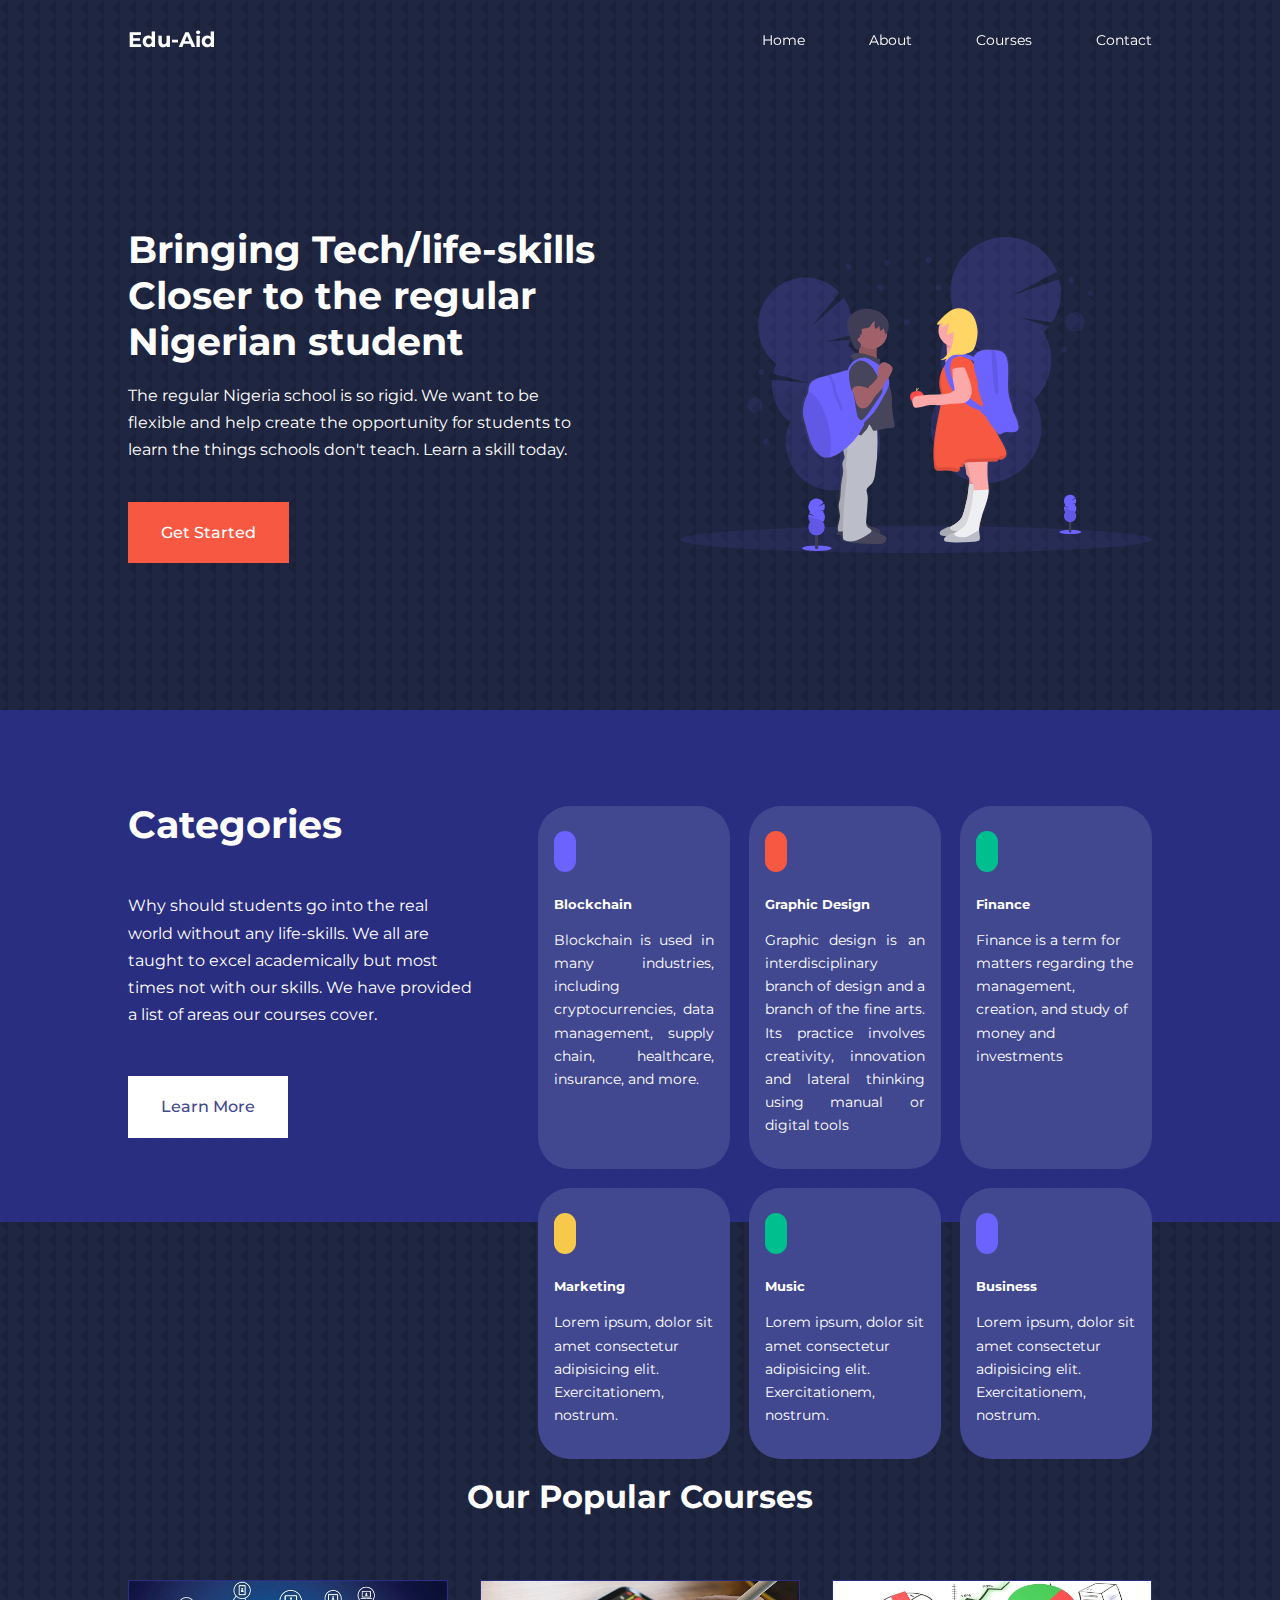
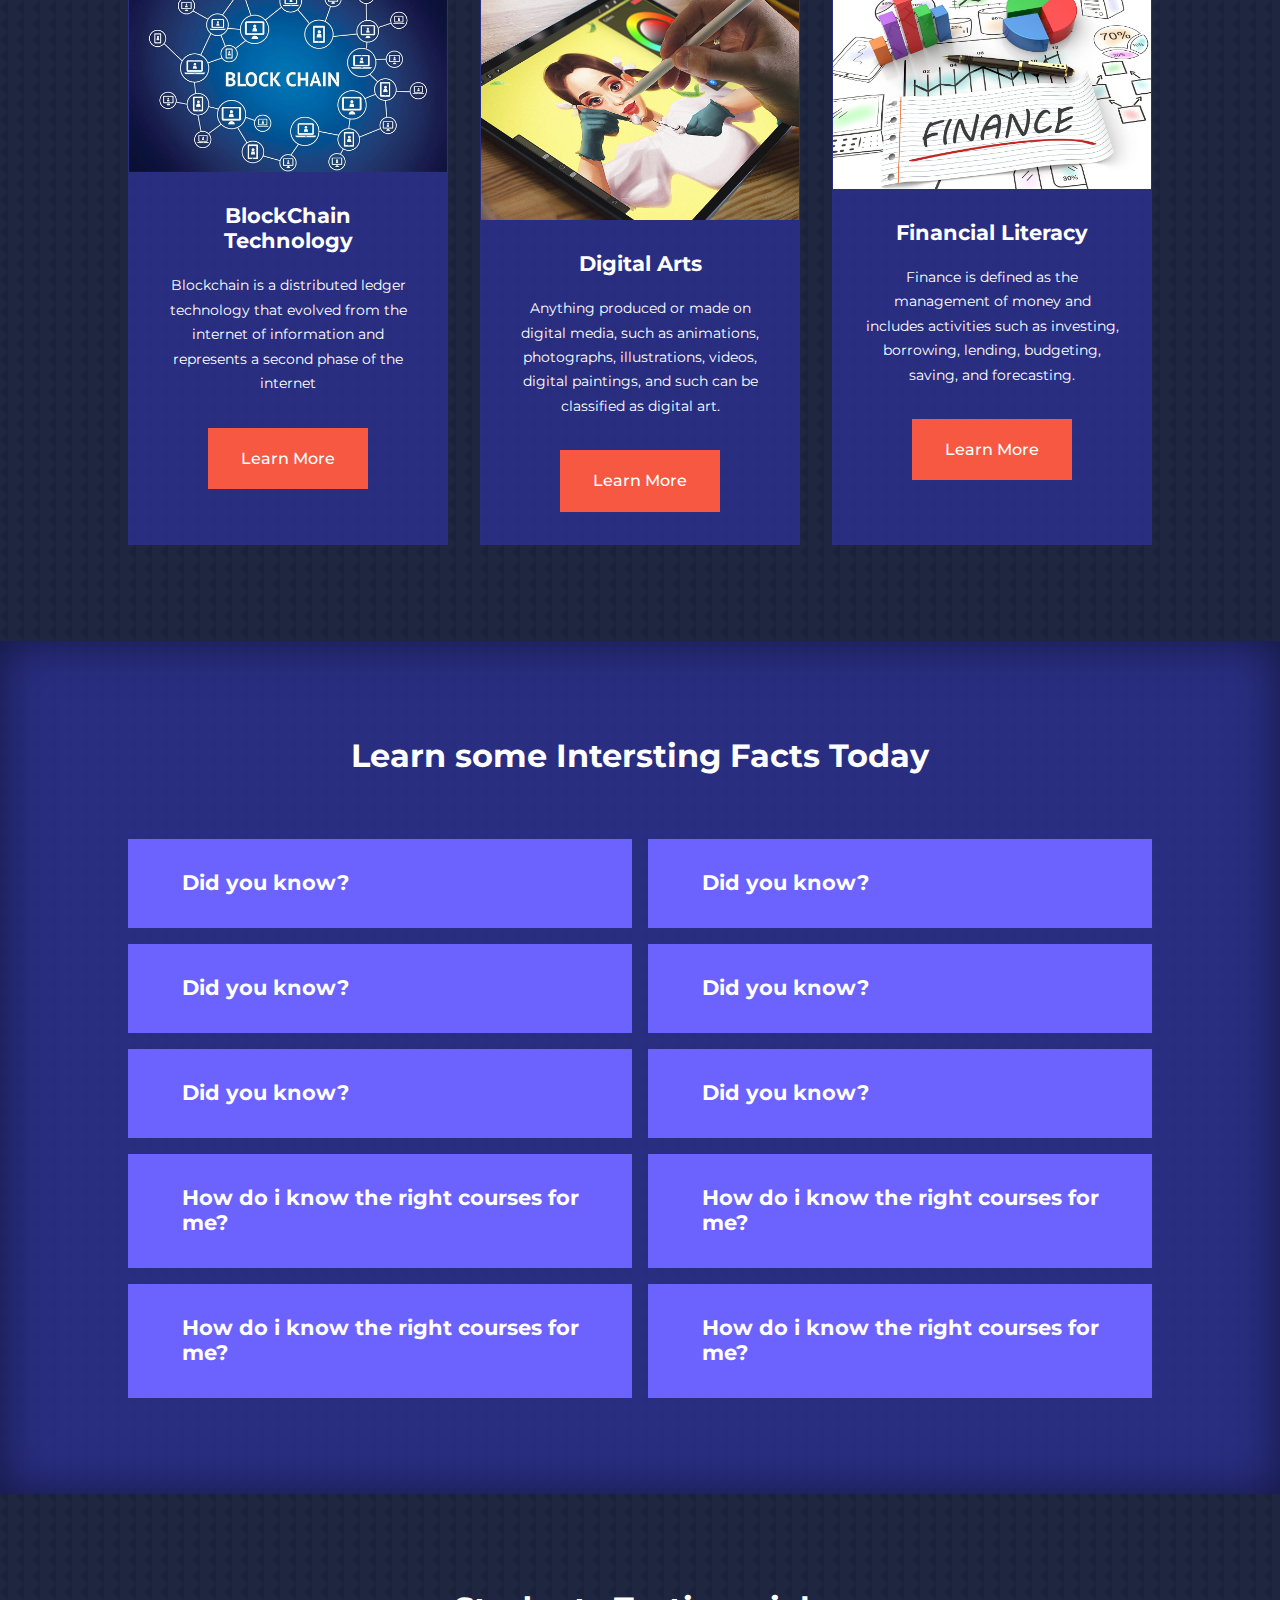
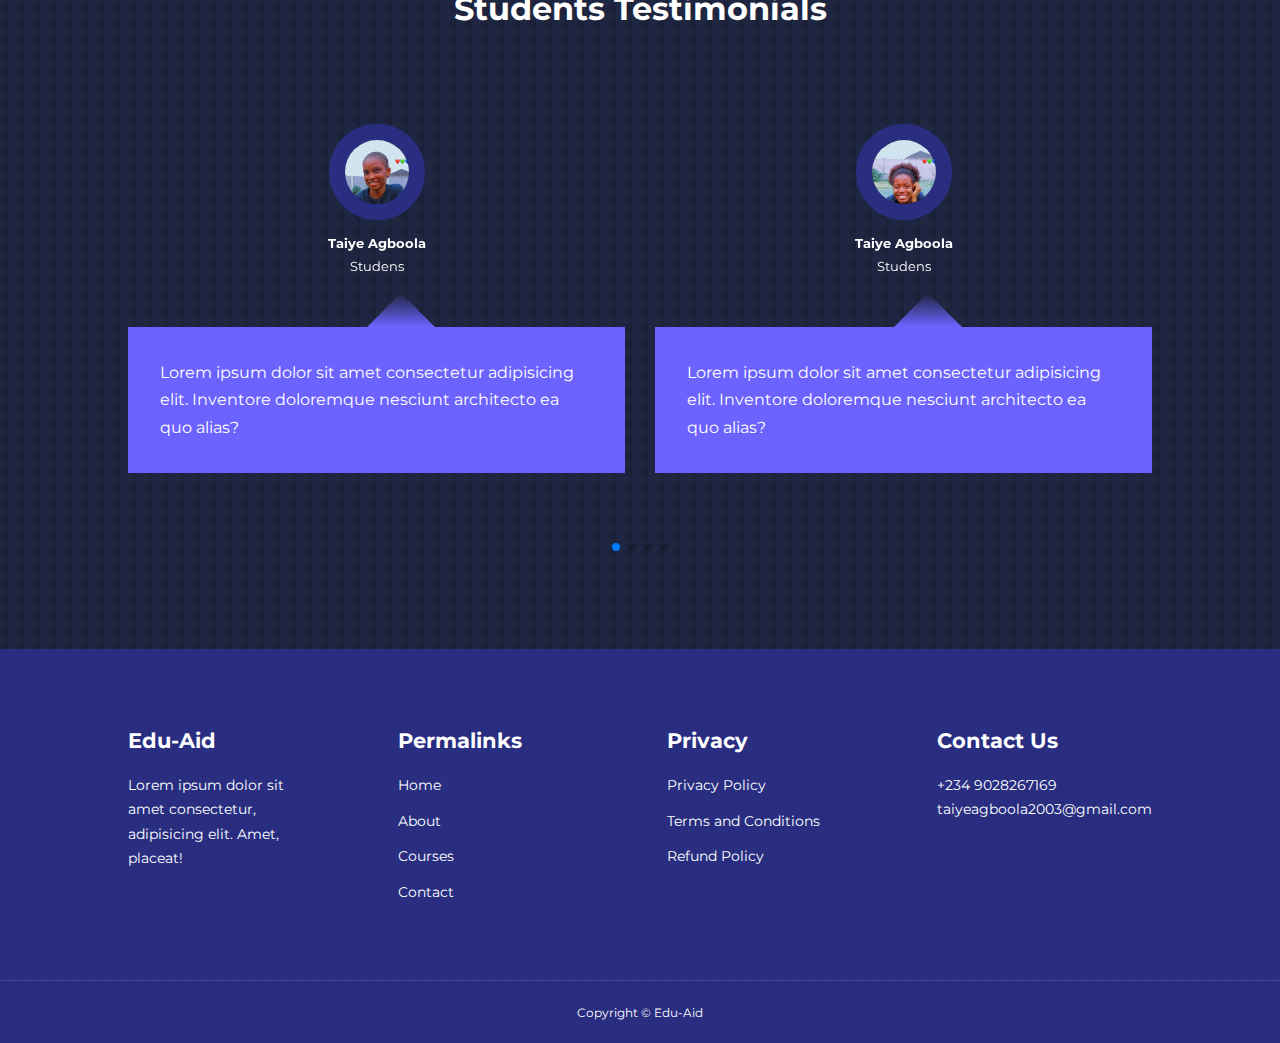
<file: index.html>
<!DOCTYPE html>
<html lang="en">

<head>
	<meta charset="UTF-8" />
	<meta http-equiv="X-UA-Compatible" content="IE=edge" />
	<meta name="viewport" content="width=device-width, initial-scale=1.0" />
	<title>Document</title>

	<link rel="stylesheet" href="./css/style.css" />
	<link
		rel="stylesheet"
		href="https://unicons.iconscout.com/release/v4.0.0/css/line.css" />
	<link rel="stylesheet" href="https://cdn.jsdelivr.net/npm/swiper@8/swiper-bundle.min.css" />

	<link rel="preconnect" href="https://fonts.googleapis.com" />
	<link rel="preconnect" href="https://fonts.gstatic.com" crossorigin />
	<link
		href="https://fonts.googleapis.com/css2?family=Montserrat:wght@300;400;500;600;700;900&display=swap"
		rel="stylesheet" />
</head>

<body>
	<!-- Beginning of Nav -->
	<nav>
		<div class="container nav__container">
			<a href="index.html">
				<h4>Edu-Aid</h4>
			</a>
			<ul class="nav__menu">
				<li><a href="index.html">Home</a></li>
				<li><a href="about.html">About</a></li>
				<li><a href="courses.html">Courses</a></li>
				<li><a href="contact.html">Contact</a></li>
			</ul>
			<button id="open-menu-btn"><i class="uil uil-bars"></i></button>
			<button id="close-menu-btn"><i class="uil uil-multiply"></i></button>
		</div>
	</nav>
	<!-- End of Nav -->

	<!-- Beginning of Header -->
	<header>
		<div class="container header__container">
			<div class="header__left">
				<h1>Bringing Tech/life-skills Closer to the regular Nigerian student </h1>
				<p>
					The regular Nigeria school is so rigid. We want to be flexible and help create
					the opportunity for students to learn the things schools don't teach. Learn a skill today.
				</p>
				<a href="courses.html" class="btn btn-primary">Get Started</a>
			</div>

			<div class="header__right">
				<div class="header__right-image">
					<img src="./images/header.svg" alt="" />
				</div>
			</div>
		</div>
	</header>
	<!-- End of Header -->

	<!-- Beginning of Category Section -->
	<section class="categories">
		<div class="container categories__container">
			<div class="categories__left">
				<h1>Categories</h1>
				<p>
					Why should students go into the real world without any life-skills. We all
					are taught to excel academically but most times not with our skills. We have provided
					a list of areas our courses cover.
				</p>
				<a href="#" class="btn learn">Learn More</a>
			</div>

			<div class="categories__right">
				<article class="category">
					<span class="category__icon"><i class="uil uil-bitcoin-circle"></i></span>
					<h5>Blockchain</h5>
					<p style="text-align: justify;">
						Blockchain is used in many industries, including cryptocurrencies,
						data management, supply chain, healthcare, insurance, and more.
					</p>
				</article>

				<article class="category">
					<span class="category__icon"><i class="uil uil-palette"></i></span>
					<h5>Graphic Design</h5>
					<p style="text-align: justify;">
						Graphic design is an interdisciplinary branch of design and a branch of the fine arts. Its
						practice involves creativity, innovation and lateral thinking using manual or digital tools
					</p>
				</article>

				<article class="category">
					<span class="category__icon"><i class="uil uil-usd-circle"></i></span>
					<h5>Finance</h5>
					<p>
						Finance is a term for matters regarding the management, creation, and study of money and
						investments
					</p>
				</article>

				<article class="category">
					<span class="category__icon"><i class="uil uil-megaphone"></i></span>
					<h5>Marketing</h5>
					<p>
						Lorem ipsum, dolor sit amet consectetur adipisicing elit.
						Exercitationem, nostrum.
					</p>
				</article>

				<article class="category">
					<span class="category__icon"><i class="uil uil-music"></i></span>
					<h5>Music</h5>
					<p>
						Lorem ipsum, dolor sit amet consectetur adipisicing elit.
						Exercitationem, nostrum.
					</p>
				</article>

				<article class="category">
					<span class="category__icon"><i class="uil uil-puzzle-piece"></i></span>
					<h5>Business</h5>
					<p>
						Lorem ipsum, dolor sit amet consectetur adipisicing elit.
						Exercitationem, nostrum.
					</p>
				</article>
			</div>
		</div>
	</section>
	<!-- End of category Section -->

	<!-- Beginning of Courses Section -->
	<section class="courses">
		<h2>Our Popular Courses</h2>
		<div class="container courses__container">
			<article class="course">
				<div class="course__image">
					<img src="./images/Blockchain1.webp" alt="ui/ux design" />
				</div>
				<div class="course__info">
					<h4>BlockChain Technology</h4>
					<p>
						Blockchain is a distributed ledger technology that evolved from the internet of information and
						represents a second phase of the internet
					</p>
					<a href="courses.html" class="btn btn-primary">Learn More</a>
				</div>
			</article>

			<article class="course">
				<div class="course__image">
					<img src="./images/art.jpg" alt="ui/ux design" />
				</div>
				<div class="course__info">
					<h4>Digital Arts</h4>
					<p>
						Anything produced or made on digital media, such as animations, photographs, illustrations,
						videos, digital paintings, and such can be classified as digital art.
					</p>
					<a href="courses.html" class="btn btn-primary">Learn More</a>
				</div>
			</article>

			<article class="course">
				<div class="course__image">
					<img src="./images/finance.webp" alt="ui/ux design" />
				</div>
				<div class="course__info">
					<h4>Financial Literacy</h4>
					<p>
						Finance is defined as the management of money and includes activities such as investing,
						borrowing, lending, budgeting, saving, and forecasting.
					</p>
					<a href="courses.html" class="btn btn-primary">Learn More</a>
			</article>
		</div>
		</div>
	</section>
	<!-- End of Courses Section -->

	<!-- Beginning of FAQs -->
	<section class="faqs">
		<h2>Learn some Intersting Facts Today</h2>
		<div class="container faqs__container">
			<article class="faq">
				<div class="faq__icon"><i class="uil uil-plus"></i></div>
				<div class="question__annwer">
					<h4>Did you know?</h4>
					<p>
						Over 6,000 new computer viruses are created and released every month. 90% of emails contain some
						form of malware
					</p>
				</div>
			</article>

			<article class="faq">
				<div class="faq__icon"><i class="uil uil-plus"></i></div>
				<div class="question__annwer">
					<h4>Did you know?</h4>
					<p>
						The Firefox logo isn’t a fox… it’s a red panda!
					</p>
				</div>
			</article>

			<article class="faq">
				<div class="faq__icon"><i class="uil uil-plus"></i></div>
				<div class="question__annwer">
					<h4>Did you know?</h4>
					<p>
						Samsung is 38 years and 1 month older than Apple.
					</p>
				</div>
			</article>

			<article class="faq">
				<div class="faq__icon"><i class="uil uil-plus"></i></div>
				<div class="question__annwer">
					<h4>Did you know?</h4>
					<p>
						One Petabyte (PB) = 1024 (TB). To put this in perspective, a 50PB hard drive could hold the
						entire written works of mankind from the beginning of recorded history in all languages.
					</p>
				</div>
			</article>

			<article class="faq">
				<div class="faq__icon"><i class="uil uil-plus"></i></div>
				<div class="question__annwer">
					<h4>Did you know?</h4>
					<p>
						Alexa is always listening to your conversations. Alexa stores all of your dialogue history in
						the cloud to improve the Alexa experience.
					</p>
				</div>
			</article>

			<article class="faq">
				<div class="faq__icon"><i class="uil uil-plus"></i></div>
				<div class="question__annwer">
					<h4>Did you know?</h4>
					<p>
						On average, people read 10% slower from a screen than from paper.
					</p>
				</div>
			</article>

			<article class="faq">
				<div class="faq__icon"><i class="uil uil-plus"></i></div>
				<div class="question__annwer">
					<h4>How do i know the right courses for me?</h4>
					<p>
						Lorem ipsum dolor sit amet consectetur, adipisicing elit. Impedit odio est maiores rerum vel
						aliquid illo quod animi nemo ea, earum minima accusamus velit perferendis ab ratione labore
						explicabo quisquam.
					</p>
				</div>
			</article>

			<article class="faq">
				<div class="faq__icon"><i class="uil uil-plus"></i></div>
				<div class="question__annwer">
					<h4>How do i know the right courses for me?</h4>
					<p>
						Lorem ipsum dolor sit amet consectetur, adipisicing elit. Impedit odio est maiores rerum vel
						aliquid illo quod animi nemo ea, earum minima accusamus velit perferendis ab ratione labore
						explicabo quisquam.
					</p>
				</div>
			</article>

			<article class="faq">
				<div class="faq__icon"><i class="uil uil-plus"></i></div>
				<div class="question__annwer">
					<h4>How do i know the right courses for me?</h4>
					<p>
						Lorem ipsum dolor sit amet consectetur, adipisicing elit. Impedit odio est maiores rerum vel
						aliquid illo quod animi nemo ea, earum minima accusamus velit perferendis ab ratione labore
						explicabo quisquam.
					</p>
				</div>
			</article>

			<article class="faq">
				<div class="faq__icon"><i class="uil uil-plus"></i></div>
				<div class="question__annwer">
					<h4>How do i know the right courses for me?</h4>
					<p>
						Lorem ipsum dolor sit amet consectetur, adipisicing elit. Impedit odio est maiores rerum vel
						aliquid illo quod animi nemo ea, earum minima accusamus velit perferendis ab ratione labore
						explicabo quisquam.
					</p>
				</div>
			</article>
		</div>
	</section>
	<!-- END OF FAQs -->

	<!-- Beginning of Testimonials -->

	<section class="container testimonials__container mySwiper">
		<h2>Students Testimonials</h2>
		<div class="swiper-wrapper">
			<artcile class="testimonial swiper-slide">
				<div class="avatar">
					<img src="./images/img1.jpeg" alt="">
				</div>
				<div class="testimonial__info">
					<h5>Taiye Agboola</h5>
					<small>Studens</small>
				</div>
				<div class="testimonial__body">
					<p>
						Lorem ipsum dolor sit amet consectetur adipisicing elit. Inventore doloremque nesciunt
						architecto ea quo alias?
					</p>
				</div>

			</artcile>

			<artcile class="testimonial swiper-slide">
				<div class="avatar">
					<img src="./images/img2.jpeg" alt="">
				</div>
				<div class="testimonial__info">
					<h5>Taiye Agboola</h5>
					<small>Studens</small>
				</div>
				<div class="testimonial__body">
					<p>
						Lorem ipsum dolor sit amet consectetur adipisicing elit. Inventore doloremque nesciunt
						architecto ea quo alias?
					</p>
				</div>

			</artcile>

			<artcile class="testimonial swiper-slide">
				<div class="avatar">
					<img src="./images/img3.jpeg" alt="">
				</div>
				<div class="testimonial__info">
					<h5>Taiye Agboola</h5>
					<small>Studens</small>
				</div>
				<div class="testimonial__body">
					<p>
						Lorem ipsum dolor sit amet consectetur adipisicing elit. Inventore doloremque nesciunt
						architecto ea quo alias?
					</p>
				</div>

			</artcile>

			<artcile class="testimonial swiper-slide">
				<div class="avatar">
					<img src="./images/img4.jpeg" alt="">
				</div>
				<div class="testimonial__info">
					<h5>Taiye Agboola</h5>
					<small>Studens</small>
				</div>
				<div class="testimonial__body">
					<p>
						Lorem ipsum dolor sit amet consectetur adipisicing elit. Inventore doloremque nesciunt
						architecto ea quo alias?
					</p>
				</div>

			</artcile>

			<artcile class="testimonial swiper-slide">
				<div class="avatar">
					<img src="./images/img5.jpeg" alt="">
				</div>
				<div class="testimonial__info">
					<h5>Taiye Agboola</h5>
					<small>Studens</small>
				</div>
				<div class="testimonial__body">
					<p>
						Lorem ipsum dolor sit amet consectetur adipisicing elit. Inventore doloremque nesciunt
						architecto ea quo alias?
					</p>
				</div>

			</artcile>
		</div>
		<div class="swiper-pagination"></div>
	</section>

	<!-- End of Testimonials -->

	<!-- Beginning of Footer -->
	<footer class="footer">
		<div class="container footer__container">
			<div class="footer__1">
				<a href="index.html" class="footer__logo">
					<h4>Edu-Aid</h4>
				</a>
				<p>Lorem ipsum dolor sit amet consectetur, adipisicing elit. Amet, placeat!</p>
			</div>

			<div class="footer__2">
				<h4>Permalinks</h4>
				<ul class="permalinks">
					<li><a href="index.html">Home</a></li>
					<li><a href="about.html">About</a></li>
					<li><a href="courses.html">Courses</a></li>
					<li><a href="contact.html">Contact</a></li>
				</ul>
			</div>

			<div class="footer__3">
				<h4>Privacy</h4>
				<ul class="privacy">
					<li><a href="#">Privacy Policy</a></li>
					<li><a href="#">Terms and Conditions</a></li>
					<li><a href="#">Refund Policy</a></li>
				</ul>
			</div>

			<div class="footer__4">
				<h4>Contact Us</h4>
				<div>
					<p>+234 9028267169</p>
					<p>taiyeagboola2003@gmail.com</p>
				</div>

				<ul class="footer__socials">
					<li>
						<a href="#"><i class="uil uil-facebook-f"></i></a>
					</li>
					<li>
						<a href="#"><i class="uil uil-instagram-alt"></i></a>
					</li>
					<li>
						<a href="#"><i class="uil uil-twitter"></i></a>
					</li>
					<li>
						<a href="#"><i class="uil uil-linkedin-alt"></i></a>
					</li>
				</ul>
			</div>
		</div>
		<div class="footer__copyright">
			<small>Copyright &copy; Edu-Aid</small>
		</div>
	</footer>
	<!-- End of Footer -->

	<!-- Script -->
	<script src="https://cdn.jsdelivr.net/npm/swiper@8/swiper-bundle.min.js"></script>
	<script src="main.js"></script>

	<!-- // swiperJs -->
	<script>
		var swiper = new Swiper(".mySwiper", {
			slidesPerView: "1",
			spaceBetween: 30,
			pagination: {
				el: ".swiper-pagination",
				clickable: true,
			},
			//when window width is >= 600px
			breakpoints: {
				600: {
					slidesPerView: 2,
				}
			}
		});
	</script>
</body>

</html>
</file>
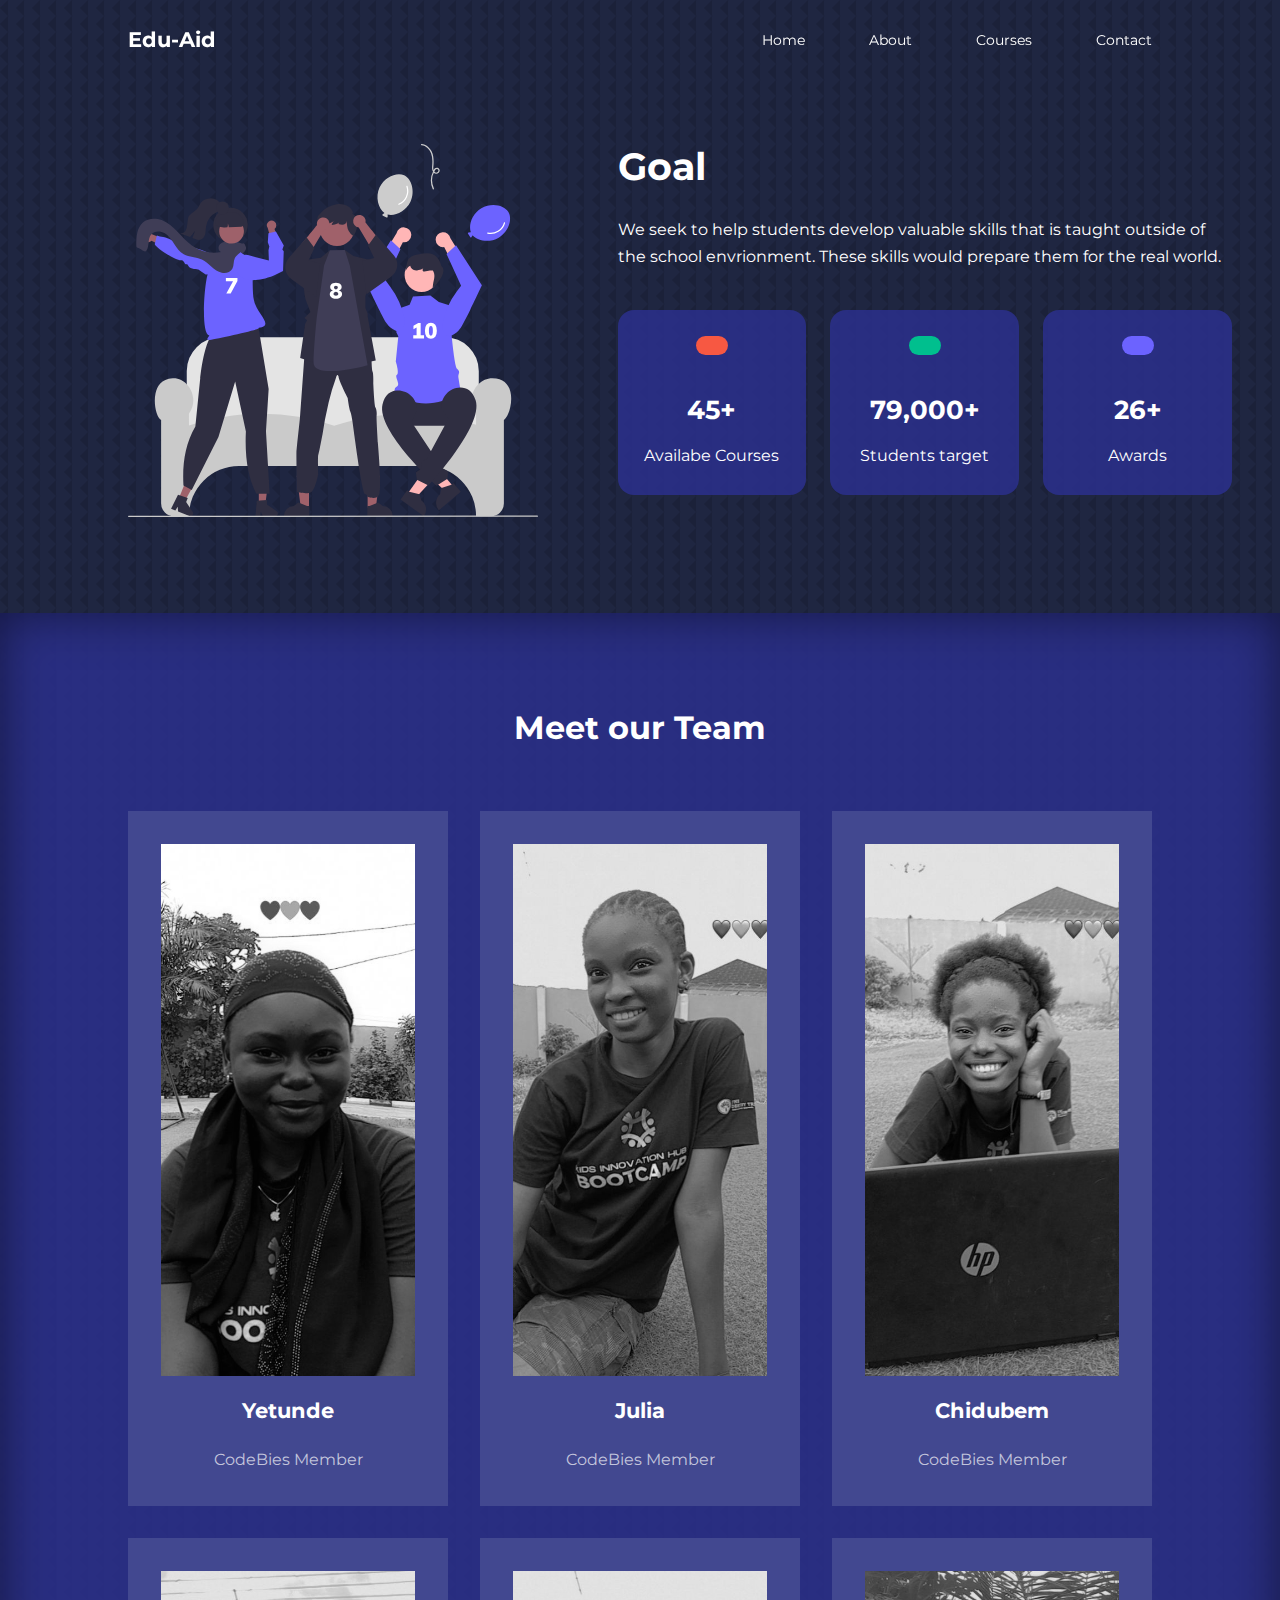
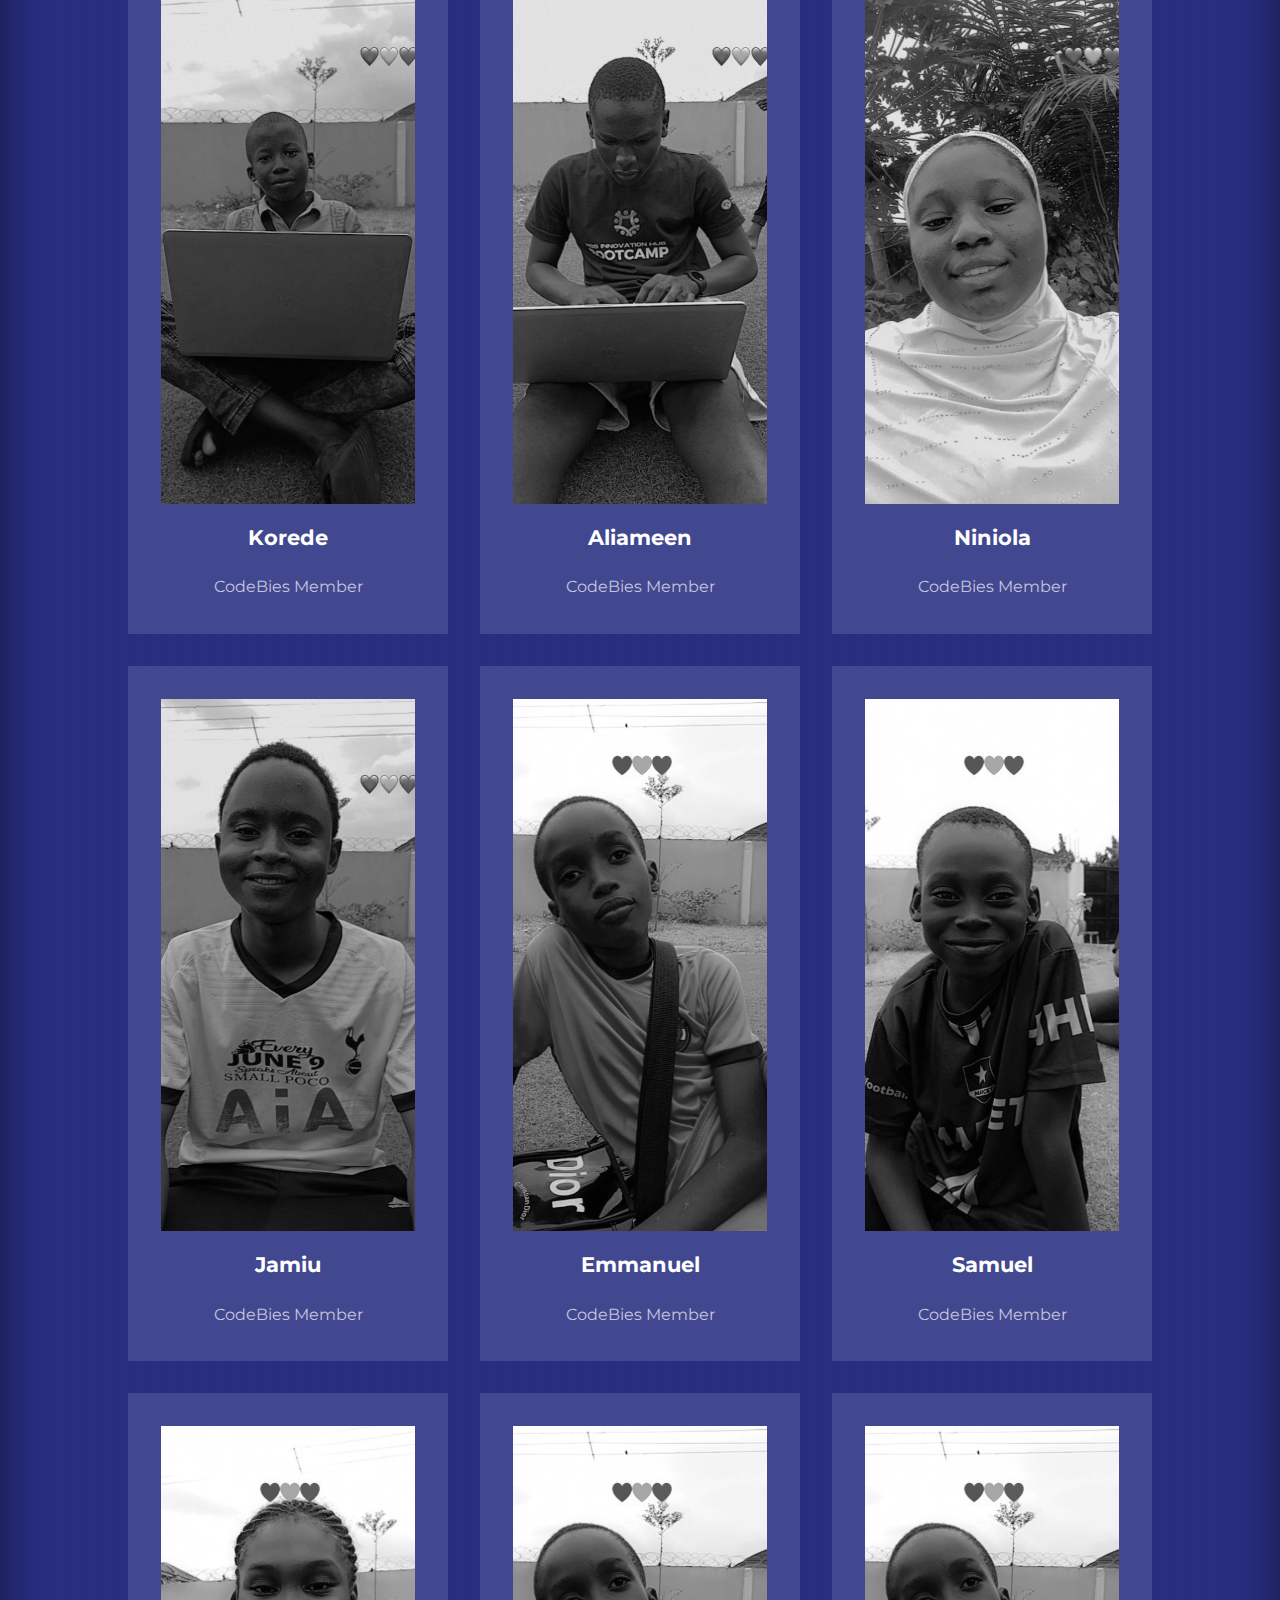
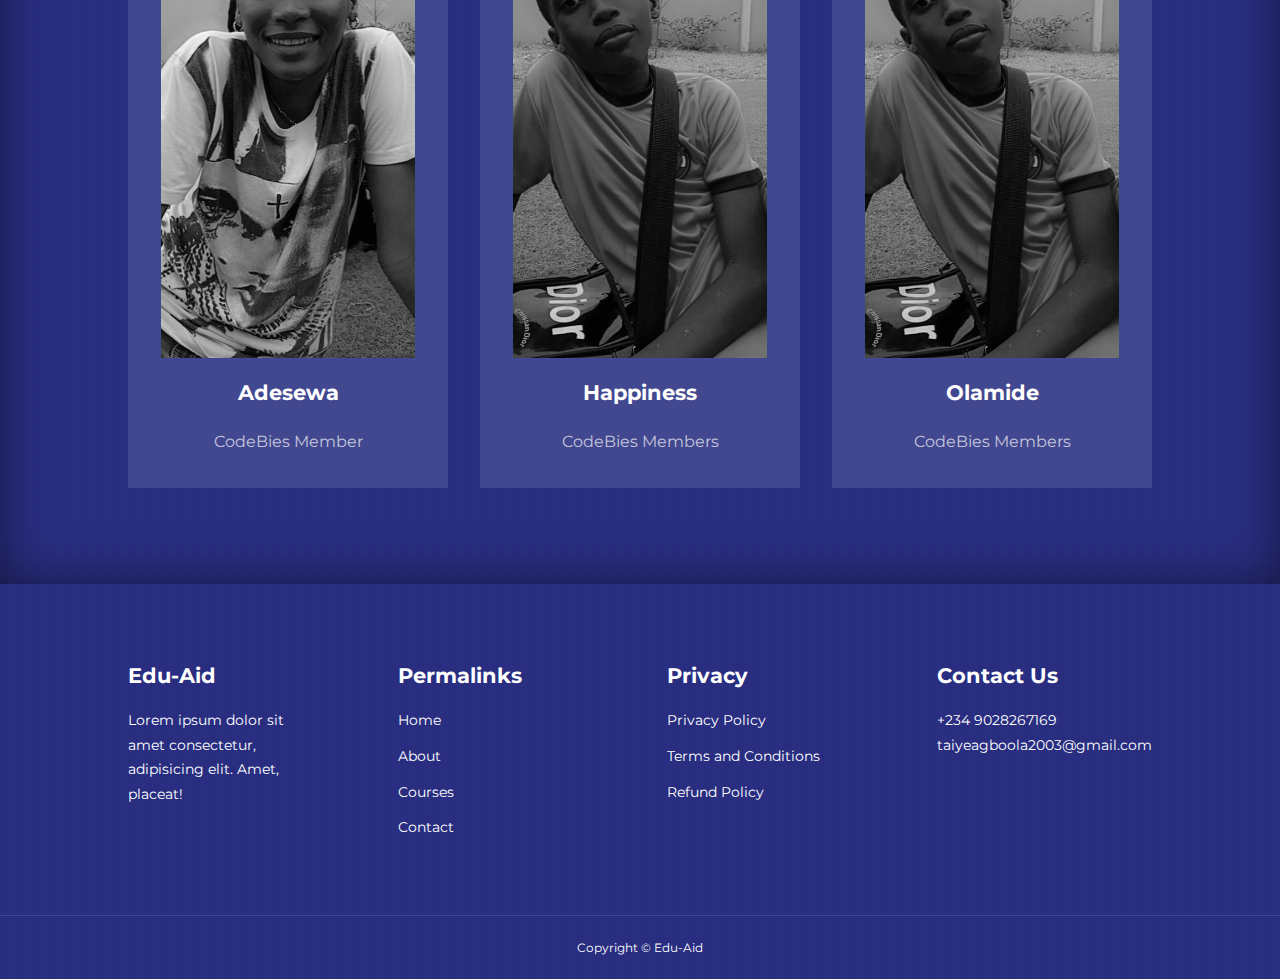
<file: about.html>
<!DOCTYPE html>
<html lang="en">

<head>
	<meta charset="UTF-8" />
	<meta http-equiv="X-UA-Compatible" content="IE=edge" />
	<meta name="viewport" content="width=device-width, initial-scale=1.0" />
	<title>Document</title>

	<link rel="stylesheet" href="./css/style.css" />
	<link rel="stylesheet" href="./css/about.css" />
	<link
		rel="stylesheet"
		href="https://unicons.iconscout.com/release/v4.0.0/css/line.css" />

	<link rel="preconnect" href="https://fonts.googleapis.com" />
	<link rel="preconnect" href="https://fonts.gstatic.com" crossorigin />
	<link
		href="https://fonts.googleapis.com/css2?family=Montserrat:wght@300;400;500;600;700;900&display=swap"
		rel="stylesheet" />
</head>

<body>
	<!-- Beginning of Nav -->
	<nav>
		<div class="container nav__container">
			<a href="index.html">
				<h4>Edu-Aid</h4>
			</a>
			<ul class="nav__menu">
				<li><a href="index.html">Home</a></li>
				<li><a href="about.html">About</a></li>
				<li><a href="courses.html">Courses</a></li>
				<li><a href="contact.html">Contact</a></li>
			</ul>
			<button id="open-menu-btn"><i class="uil uil-bars"></i></button>
			<button id="close-menu-btn"><i class="uil uil-multiply"></i></button>
		</div>
	</nav>
	<!-- End of Nav -->


	<section class="about__achievements">
		<div class="container about__achievements-container">
			<div class="about__achievements-left">
				<img src="./images/about achievements.svg" alt="">
			</div>
			<div class="about__achievements-right">
				<h1>Goal</h1>
				<p>
					We seek to help students develop valuable skills that is taught outside of the school
					envrionment. These skills would prepare them for the real world.
				</p>
				<div class="achievements__cards">
					<article class="achievement__card">
						<span class="achievement__icon">
							<i class="uil uil-video"></i>
						</span>
						<h3>45+</h3>
						<p>Availabe Courses</p>
					</article>

					<article class="achievement__card">
						<span class="achievement__icon">
							<i class="uil uil-users-alt"></i>
						</span>
						<h3>79,000+</h3>
						<p>Students target</p>
					</article>

					<article class="achievement__card">
						<span class="achievement__icon">
							<i class="uil uil-trophy"></i>
						</span>
						<h3>26+</h3>
						<p>Awards</p>
					</article>
				</div>
			</div>

		</div>
	</section>
	<!-- END OF ACHIEVEMENTS -->

	<section class="team">
		<h2>Meet our Team</h2>
		<div class="container team__container">
			<article class="team__member">
				<div class="team__member-image">
					<img src="./images/img10.jpeg" alt="">
				</div>
				<div class="team__member-info">
					<h4>Yetunde</h4>
					<p>CodeBies Member</p>
				</div>
				<div class="team__member-socials">
					<a href="https://instagram.com" target="_blank"><i class="uil uil-instagram"></i></a>
					<a href="https://twitter.com" target="_blank"><i class="uil uil-twitter-alt"></i></a>
					<a href="https://linkedin.com" target="_blank"><i class="uil uil-linkedin-alt"></i></a>
				</div>
			</article>

			<article class="team__member">
				<div class="team__member-image">
					<img src="./images/img1.jpeg" alt="">
				</div>
				<div class="team__member-info">
					<h4>Julia</h4>
					<p>CodeBies Member</p>
				</div>
				<div class="team__member-socials">
					<a href="https://instagram.com" target="_blank"><i class="uil uil-instagram"></i></a>
					<a href="https://twitter.com" target="_blank"><i class="uil uil-twitter-alt"></i></a>
					<a href="https://linkedin.com" target="_blank"><i class="uil uil-linkedin-alt"></i></a>
				</div>
			</article>

			<article class="team__member">
				<div class="team__member-image">
					<img src="./images/img2.jpeg" alt="">
				</div>
				<div class="team__member-info">
					<h4>Chidubem</h4>
					<p>CodeBies Member</p>
				</div>
				<div class="team__member-socials">
					<a href="https://instagram.com" target="_blank"><i class="uil uil-instagram"></i></a>
					<a href="https://twitter.com" target="_blank"><i class="uil uil-twitter-alt"></i></a>
					<a href="https://linkedin.com" target="_blank"><i class="uil uil-linkedin-alt"></i></a>
				</div>
			</article>

			<article class="team__member">
				<div class="team__member-image">
					<img src="./images/img3.jpeg" alt="">
				</div>
				<div class="team__member-info">
					<h4>Korede</h4>
					<p>CodeBies Member</p>
				</div>
				<div class="team__member-socials">
					<a href="https://instagram.com" target="_blank"><i class="uil uil-instagram"></i></a>
					<a href="https://twitter.com" target="_blank"><i class="uil uil-twitter-alt"></i></a>
					<a href="https://linkedin.com" target="_blank"><i class="uil uil-linkedin-alt"></i></a>
				</div>
			</article>

			<article class="team__member">
				<div class="team__member-image">
					<img src="./images/img4.jpeg" alt="">
				</div>
				<div class="team__member-info">
					<h4>Aliameen</h4>
					<p>CodeBies Member</p>
				</div>
				<div class="team__member-socials">
					<a href="https://instagram.com" target="_blank"><i class="uil uil-instagram"></i></a>
					<a href="https://twitter.com" target="_blank"><i class="uil uil-twitter-alt"></i></a>
					<a href="https://linkedin.com" target="_blank"><i class="uil uil-linkedin-alt"></i></a>
				</div>
			</article>

			<article class="team__member">
				<div class="team__member-image">
					<img src="./images/img5.jpeg" alt="">
				</div>
				<div class="team__member-info">
					<h4>Niniola</h4>
					<p>CodeBies Member</p>
				</div>
				<div class="team__member-socials">
					<a href="https://instagram.com" target="_blank"><i class="uil uil-instagram"></i></a>
					<a href="https://twitter.com" target="_blank"><i class="uil uil-twitter-alt"></i></a>
					<a href="https://linkedin.com" target="_blank"><i class="uil uil-linkedin-alt"></i></a>
				</div>
			</article>

			<article class="team__member">
				<div class="team__member-image">
					<img src="./images/img6.jpeg" alt="">
				</div>
				<div class="team__member-info">
					<h4>Jamiu</h4>
					<p>CodeBies Member</p>
				</div>
				<div class="team__member-socials">
					<a href="https://instagram.com" target="_blank"><i class="uil uil-instagram"></i></a>
					<a href="https://twitter.com" target="_blank"><i class="uil uil-twitter-alt"></i></a>
					<a href="https://linkedin.com" target="_blank"><i class="uil uil-linkedin-alt"></i></a>
				</div>
			</article>

			<article class="team__member">
				<div class="team__member-image">
					<img src="./images/img7.jpeg" alt="">
				</div>
				<div class="team__member-info">
					<h4>Emmanuel</h4>
					<p>CodeBies Member</p>
				</div>
				<div class="team__member-socials">
					<a href="https://instagram.com" target="_blank"><i class="uil uil-instagram"></i></a>
					<a href="https://twitter.com" target="_blank"><i class="uil uil-twitter-alt"></i></a>
					<a href="https://linkedin.com" target="_blank"><i class="uil uil-linkedin-alt"></i></a>
				</div>
			</article>

			<article class="team__member">
				<div class="team__member-image">
					<img src="./images/img8.jpeg" alt="">
				</div>
				<div class="team__member-info">
					<h4>Samuel</h4>
					<p>CodeBies Member</p>
				</div>
				<div class="team__member-socials">
					<a href="https://instagram.com" target="_blank"><i class="uil uil-instagram"></i></a>
					<a href="https://twitter.com" target="_blank"><i class="uil uil-twitter-alt"></i></a>
					<a href="https://linkedin.com" target="_blank"><i class="uil uil-linkedin-alt"></i></a>
				</div>
			</article>

			<article class="team__member">
				<div class="team__member-image">
					<img src="./images/img9.jpeg" alt="">
				</div>
				<div class="team__member-info">
					<h4>Adesewa</h4>
					<p>CodeBies Member</p>
				</div>
				<div class="team__member-socials">
					<a href="https://instagram.com" target="_blank"><i class="uil uil-instagram"></i></a>
					<a href="https://twitter.com" target="_blank"><i class="uil uil-twitter-alt"></i></a>
					<a href="https://linkedin.com" target="_blank"><i class="uil uil-linkedin-alt"></i></a>
				</div>
			</article>

			<article class="team__member">
				<div class="team__member-image">
					<img src="./images/img7.jpeg" alt="">
				</div>
				<div class="team__member-info">
					<h4>Happiness</h4>
					<p>CodeBies Members</p>
				</div>
				<div class="team__member-socials">
					<a href="https://instagram.com" target="_blank"><i class="uil uil-instagram"></i></a>
					<a href="https://twitter.com" target="_blank"><i class="uil uil-twitter-alt"></i></a>
					<a href="https://linkedin.com" target="_blank"><i class="uil uil-linkedin-alt"></i></a>
				</div>
			</article>

			<article class="team__member">
				<div class="team__member-image">
					<img src="./images/img7.jpeg" alt="">
				</div>
				<div class="team__member-info">
					<h4>Olamide</h4>
					<p>CodeBies Members</p>
				</div>
				<div class="team__member-socials">
					<a href="https://instagram.com" target="_blank"><i class="uil uil-instagram"></i></a>
					<a href="https://twitter.com" target="_blank"><i class="uil uil-twitter-alt"></i></a>
					<a href="https://linkedin.com" target="_blank"><i class="uil uil-linkedin-alt"></i></a>
				</div>
			</article>
		</div>
	</section>



	<!-- Beginning of Footer -->
	<footer class="footer">
		<div class="container footer__container">
			<div class="footer__1">
				<a href="index.html" class="footer__logo">
					<h4>Edu-Aid</h4>
				</a>
				<p>Lorem ipsum dolor sit amet consectetur, adipisicing elit. Amet, placeat!</p>
			</div>

			<div class="footer__2">
				<h4>Permalinks</h4>
				<ul class="permalinks">
					<li><a href="index.html">Home</a></li>
					<li><a href="about.html">About</a></li>
					<li><a href="courses.html">Courses</a></li>
					<li><a href="contact.html">Contact</a></li>
				</ul>
			</div>

			<div class="footer__3">
				<h4>Privacy</h4>
				<ul class="privacy">
					<li><a href="#">Privacy Policy</a></li>
					<li><a href="#">Terms and Conditions</a></li>
					<li><a href="#">Refund Policy</a></li>
				</ul>
			</div>

			<div class="footer__4">
				<h4>Contact Us</h4>
				<div>
					<p>+234 9028267169</p>
					<p>taiyeagboola2003@gmail.com</p>
				</div>

				<ul class="footer__socials">
					<li>
						<a href="#"><i class="uil uil-facebook-f"></i></a>
					</li>
					<li>
						<a href="#"><i class="uil uil-instagram-alt"></i></a>
					</li>
					<li>
						<a href="#"><i class="uil uil-twitter"></i></a>
					</li>
					<li>
						<a href="#"><i class="uil uil-linkedin-alt"></i></a>
					</li>
				</ul>
			</div>
		</div>
		<div class="footer__copyright">
			<small>Copyright &copy; Edu-Aid</small>
		</div>
	</footer>
	<!-- End of Footer -->

	<!-- Script -->

	<script src="main.js"></script>


</body>

</html>
</file>
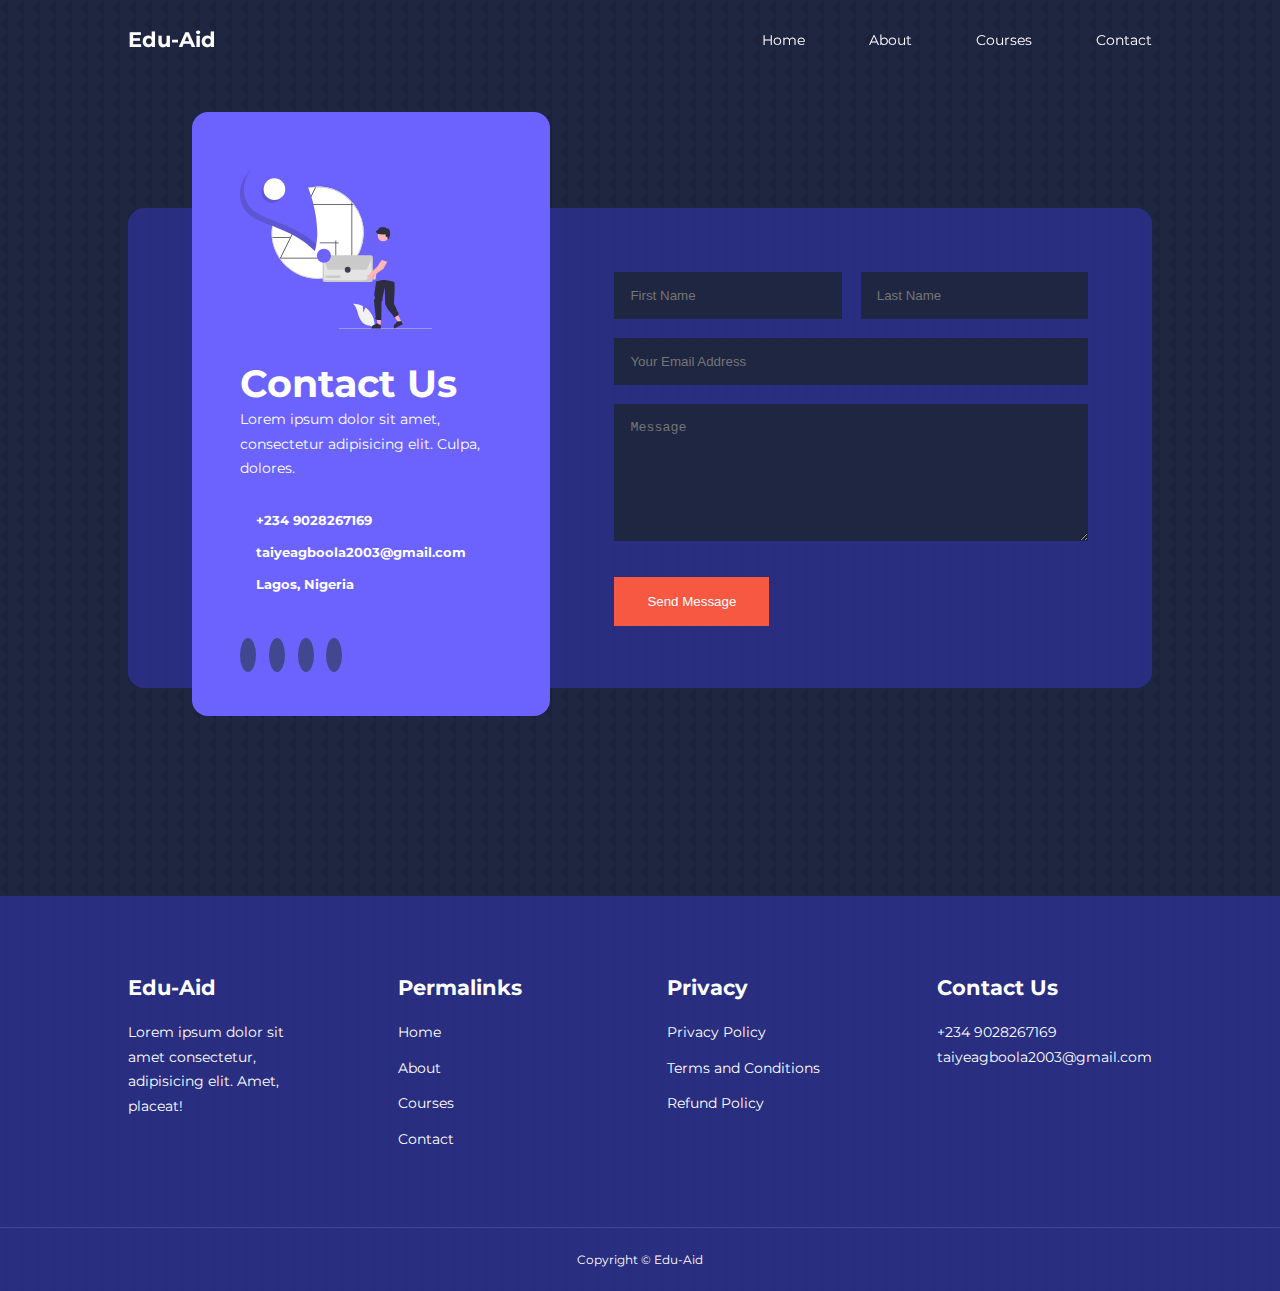
<file: contact.html>
<!DOCTYPE html>
<html lang="en">

<head>
    <meta charset="UTF-8" />
    <meta http-equiv="X-UA-Compatible" content="IE=edge" />
    <meta name="viewport" content="width=device-width, initial-scale=1.0" />
    <title>Document</title>

    <link rel="stylesheet" href="./css/style.css" />
    <link rel="stylesheet" href="./css/contact.css" />
    <link
        rel="stylesheet"
        href="https://unicons.iconscout.com/release/v4.0.0/css/line.css" />
    <link rel="stylesheet" href="https://cdn.jsdelivr.net/npm/swiper@8/swiper-bundle.min.css" />

    <link rel="preconnect" href="https://fonts.googleapis.com" />
    <link rel="preconnect" href="https://fonts.gstatic.com" crossorigin />
    <link
        href="https://fonts.googleapis.com/css2?family=Montserrat:wght@300;400;500;600;700;900&display=swap"
        rel="stylesheet" />
</head>

<body>
    <!-- Beginning of Nav -->
    <nav>
        <div class="container nav__container">
            <a href="index.html">
                <h4>Edu-Aid</h4>
            </a>
            <ul class="nav__menu">
                <li><a href="index.html">Home</a></li>
                <li><a href="about.html">About</a></li>
                <li><a href="courses.html">Courses</a></li>
                <li><a href="contact.html">Contact</a></li>
            </ul>
            <button id="open-menu-btn"><i class="uil uil-bars"></i></button>
            <button id="close-menu-btn"><i class="uil uil-multiply"></i></button>
        </div>
    </nav>
    <!-- End of Nav -->



    <section class="contact">
        <div class="container contact__container">
            <aside class="contact__aside">
                <div class="aside__image">
                    <img src="./images/contact.svg" alt="">
                </div>
                <h1>Contact Us</h1>
                <p>Lorem ipsum dolor sit amet, consectetur adipisicing elit. Culpa, dolores.</p>
                <ul class="contact__details">
                    <li>
                        <i class="uil uil-phone-times"></i>
                        <h5>+234 9028267169</h5>
                    </li>
                    <li>
                        <i class="uil uil-envelope"></i>
                        <h5>taiyeagboola2003@gmail.com</h5>
                    </li>
                    <li>
                        <i class="uil uil-location-point"></i>
                        <h5>Lagos, Nigeria</h5>
                    </li>
                </ul>
                <ul class="contact__socials">
                    <li><a href="https://facebook.com"><i class="uil uil-facebook-f"></i></a></li>
                    <li><a href="https://facebook.com"><i class="uil uil-instagram"></i></a></li>
                    <li><a href="https://facebook.com"><i class="uil uil-twitter"></i></a></li>
                    <li><a href="https://facebook.com"><i class="uil uil-linkedin"></i></a></li>
                </ul>
            </aside>

            <form action='https://formspree.io/f/xvoyokre' method="POST" class="contact__form">
                <div class="form__name">
                    <input type="text" name="First Name" placeholder="First Name" required>
                    <input type="text" name="Last Name" placeholder="Last Name" required>
                </div>
                <input type="email" name="Email Address" placeholder="Your Email Address">
                <textarea name="Message" rows="7" placeholder="Message" required></textarea>
                <button class="btn btn-primary" type="submit">Send Message</button>
            </form>
        </div>
    </section>


    <!-- Beginning of Footer -->
    <footer class="footer">
        <div class="container footer__container">
            <div class="footer__1">
                <a href="index.html" class="footer__logo">
                    <h4>Edu-Aid</h4>
                </a>
                <p>Lorem ipsum dolor sit amet consectetur, adipisicing elit. Amet, placeat!</p>
            </div>

            <div class="footer__2">
                <h4>Permalinks</h4>
                <ul class="permalinks">
                    <li><a href="index.html">Home</a></li>
                    <li><a href="about.html">About</a></li>
                    <li><a href="courses.html">Courses</a></li>
                    <li><a href="contact.html">Contact</a></li>
                </ul>
            </div>

            <div class="footer__3">
                <h4>Privacy</h4>
                <ul class="privacy">
                    <li><a href="#">Privacy Policy</a></li>
                    <li><a href="#">Terms and Conditions</a></li>
                    <li><a href="#">Refund Policy</a></li>
                </ul>
            </div>

            <div class="footer__4">
                <h4>Contact Us</h4>
                <div>
                    <p>+234 9028267169</p>
                    <p>taiyeagboola2003@gmail.com</p>
                </div>

                <ul class="footer__socials">
                    <li>
                        <a href="#"><i class="uil uil-facebook-f"></i></a>
                    </li>
                    <li>
                        <a href="#"><i class="uil uil-instagram-alt"></i></a>
                    </li>
                    <li>
                        <a href="#"><i class="uil uil-twitter"></i></a>
                    </li>
                    <li>
                        <a href="#"><i class="uil uil-linkedin-alt"></i></a>
                    </li>
                </ul>
            </div>
        </div>
        <div class="footer__copyright">
            <small>Copyright &copy; Edu-Aid</small>
        </div>
    </footer>
    <!-- End of Footer -->

    <!-- Script -->

    <script src="main.js"></script>


</body>

</html>
</file>
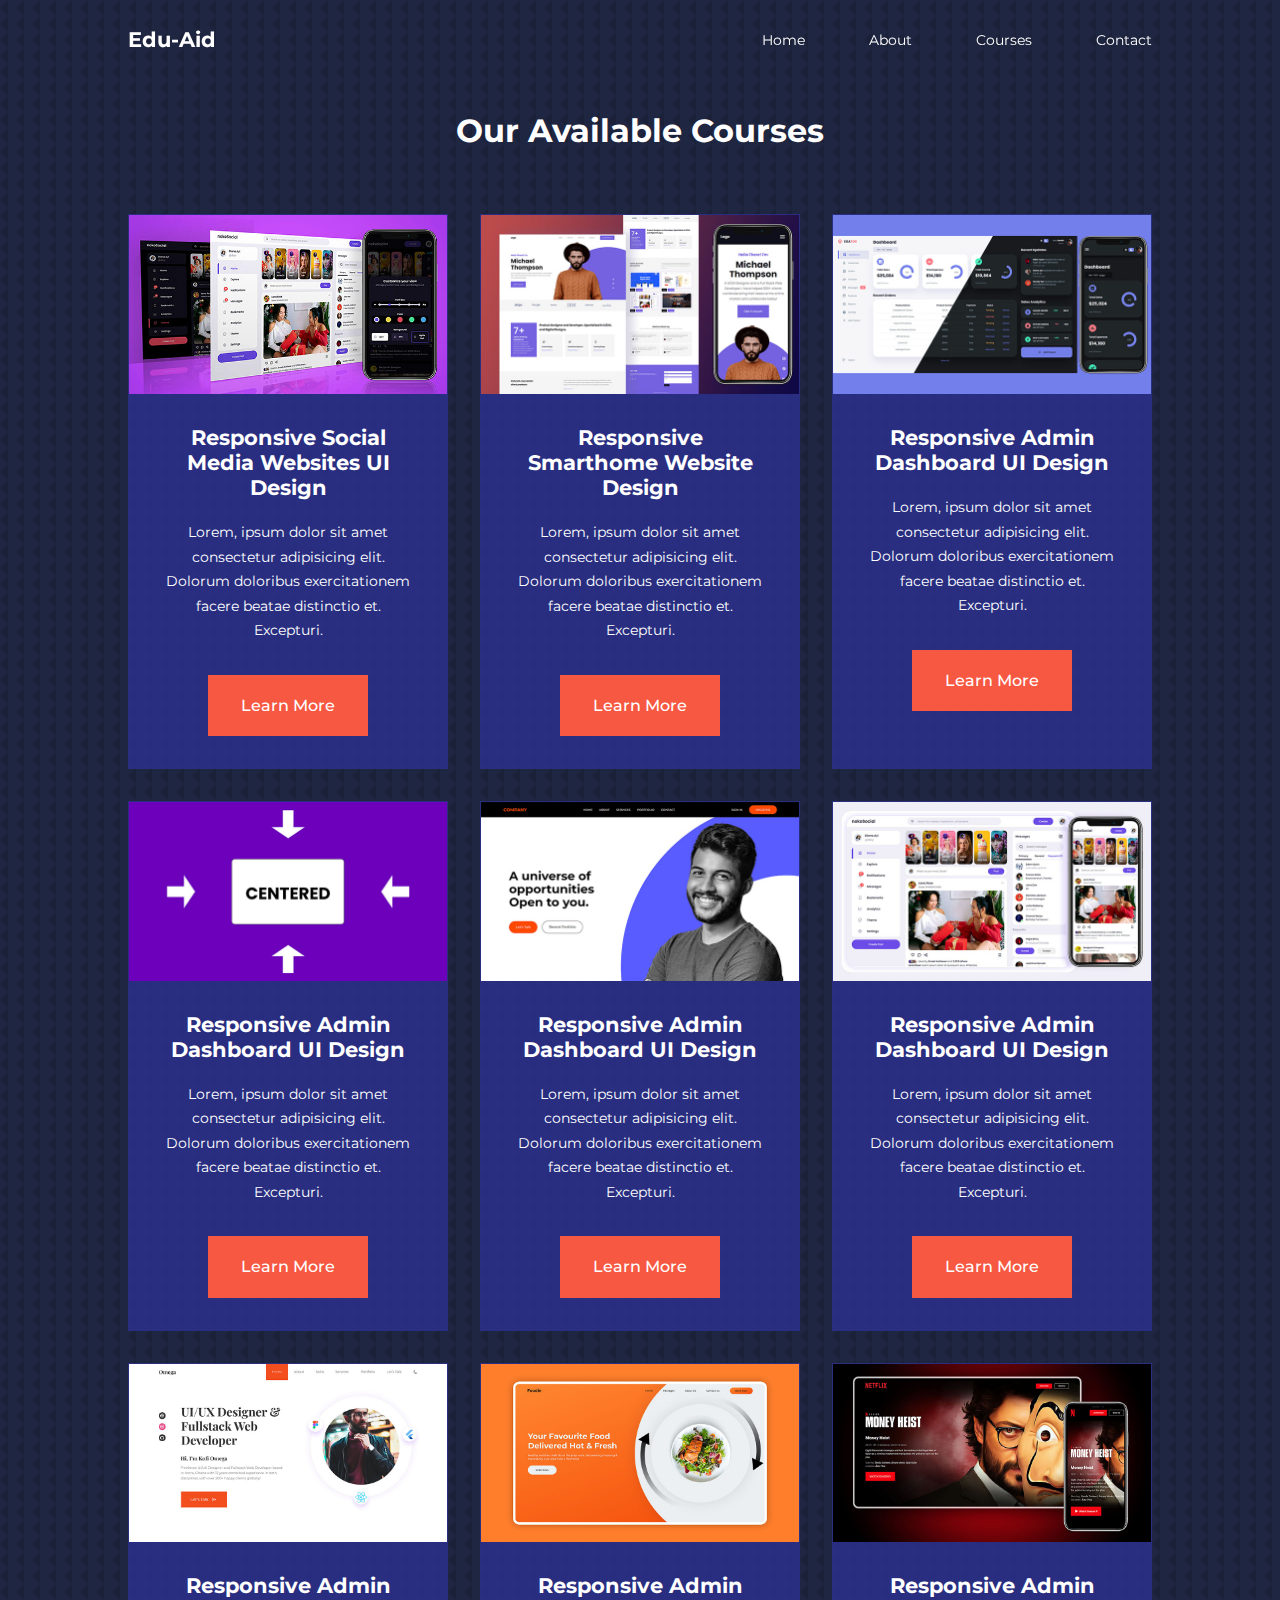
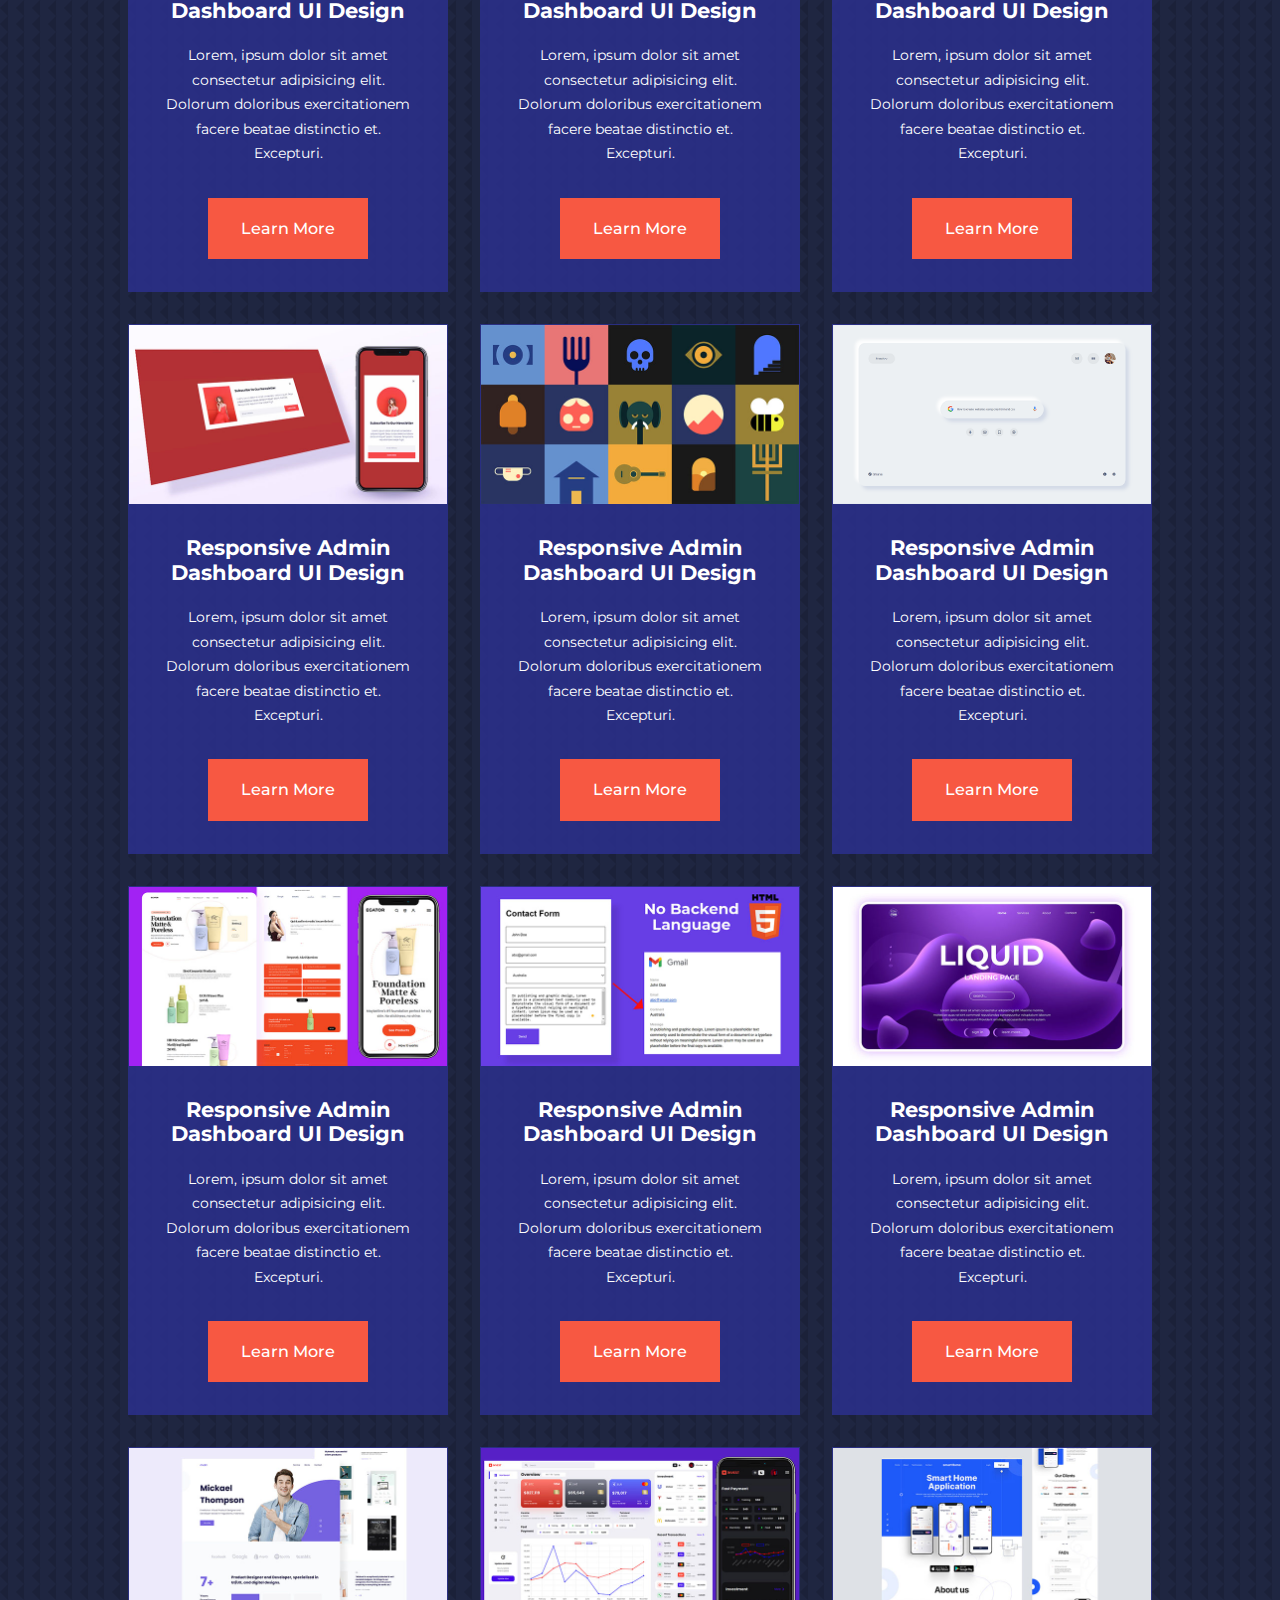
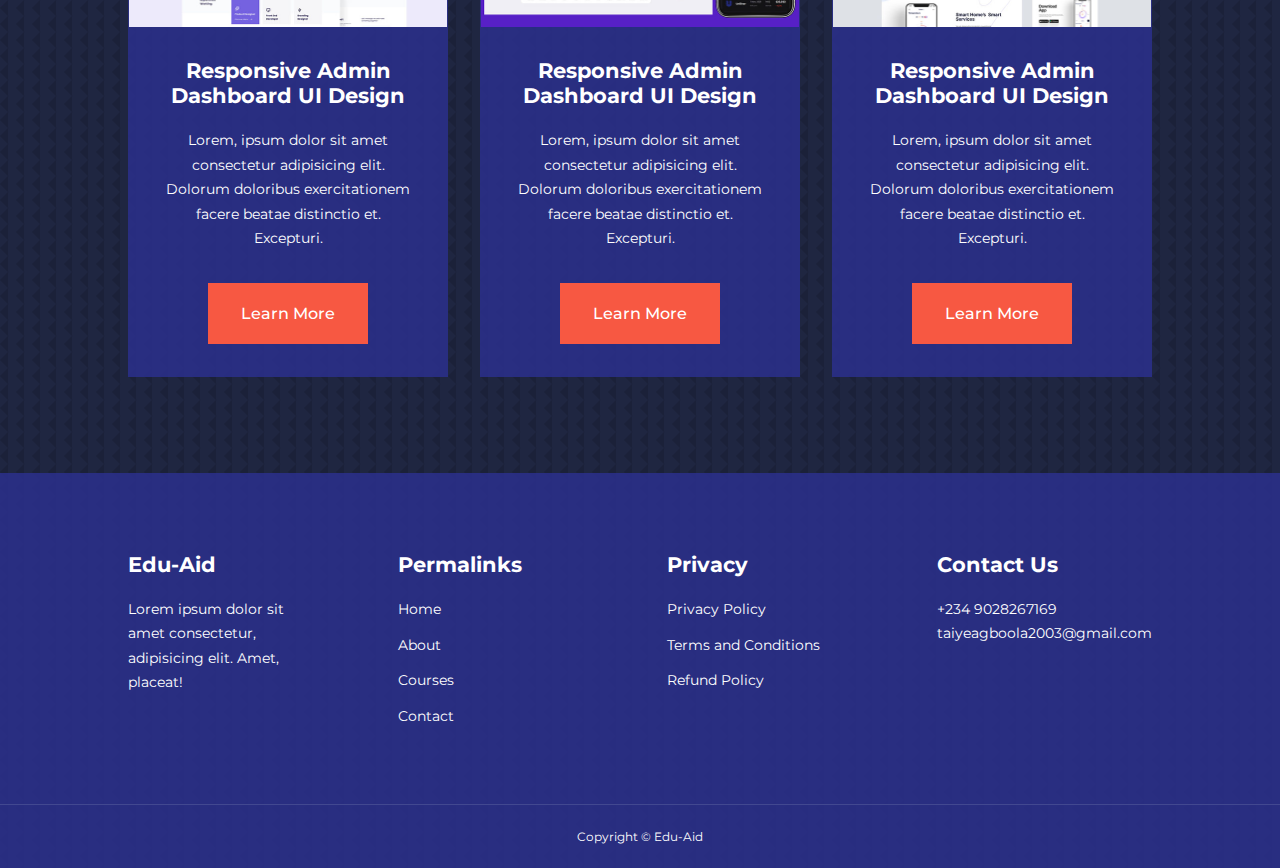
<file: courses.html>
<!DOCTYPE html>
<html lang="en">

<head>
    <meta charset="UTF-8" />
    <meta http-equiv="X-UA-Compatible" content="IE=edge" />
    <meta name="viewport" content="width=device-width, initial-scale=1.0" />
    <title>Document</title>

    <link rel="stylesheet" href="./css/style.css" />
    <style>
        .courses {
            margin-top: 1rem;
        }
    </style>
    <link
        rel="stylesheet"
        href="https://unicons.iconscout.com/release/v4.0.0/css/line.css" />

    <link rel="preconnect" href="https://fonts.googleapis.com" />
    <link rel="preconnect" href="https://fonts.gstatic.com" crossorigin />
    <link
        href="https://fonts.googleapis.com/css2?family=Montserrat:wght@300;400;500;600;700;900&display=swap"
        rel="stylesheet" />
</head>

<body>
    <!-- Beginning of Nav -->
    <nav>
        <div class="container nav__container">
            <a href="index.html">
                <h4>Edu-Aid</h4>
            </a>
            <ul class="nav__menu">
                <li><a href="index.html">Home</a></li>
                <li><a href="about.html">About</a></li>
                <li><a href="courses.html">Courses</a></li>
                <li><a href="contact.html">Contact</a></li>
            </ul>
            <button id="open-menu-btn"><i class="uil uil-bars"></i></button>
            <button id="close-menu-btn"><i class="uil uil-multiply"></i></button>
        </div>
    </nav>


    <!-- Beginning of Courses Section -->
    <section class="courses">
        <h2>Our Available Courses</h2>
        <div class="container courses__container">
            <article class="course">
                <div class="course__image">
                    <img src="./images/course1.jpg" alt="ui/ux design" />
                </div>
                <div class="course__info">
                    <h4>Responsive Social Media Websites UI Design</h4>
                    <p>
                        Lorem, ipsum dolor sit amet consectetur adipisicing elit. Dolorum
                        doloribus exercitationem facere beatae distinctio et. Excepturi.
                    </p>
                    <a href="courses.html" class="btn btn-primary">Learn More</a>
                </div>
            </article>

            <article class="course">
                <div class="course__image">
                    <img src="./images/course2.jpg" alt="ui/ux design" />
                </div>
                <div class="course__info">
                    <h4>Responsive Smarthome Website Design</h4>
                    <p>
                        Lorem, ipsum dolor sit amet consectetur adipisicing elit. Dolorum
                        doloribus exercitationem facere beatae distinctio et. Excepturi.
                    </p>
                    <a href="courses.html" class="btn btn-primary">Learn More</a>
                </div>
            </article>

            <article class="course">
                <div class="course__image">
                    <img src="./images/course3.jpg" alt="ui/ux design" />
                </div>
                <div class="course__info">
                    <h4>Responsive Admin Dashboard UI Design</h4>
                    <p>
                        Lorem, ipsum dolor sit amet consectetur adipisicing elit. Dolorum
                        doloribus exercitationem facere beatae distinctio et. Excepturi.
                    </p>
                    <a href="courses.html" class="btn btn-primary">Learn More</a>
            </article>

            <article class="course">
                <div class="course__image">
                    <img src="./images/course4.jpg" alt="ui/ux design" />
                </div>
                <div class="course__info">
                    <h4>Responsive Admin Dashboard UI Design</h4>
                    <p>
                        Lorem, ipsum dolor sit amet consectetur adipisicing elit. Dolorum
                        doloribus exercitationem facere beatae distinctio et. Excepturi.
                    </p>
                    <a href="courses.html" class="btn btn-primary">Learn More</a>
            </article>

            <article class="course">
                <div class="course__image">
                    <img src="./images/course5.jpg" alt="ui/ux design" />
                </div>
                <div class="course__info">
                    <h4>Responsive Admin Dashboard UI Design</h4>
                    <p>
                        Lorem, ipsum dolor sit amet consectetur adipisicing elit. Dolorum
                        doloribus exercitationem facere beatae distinctio et. Excepturi.
                    </p>
                    <a href="courses.html" class="btn btn-primary">Learn More</a>
            </article>

            <article class="course">
                <div class="course__image">
                    <img src="./images/course6.jpg" alt="ui/ux design" />
                </div>
                <div class="course__info">
                    <h4>Responsive Admin Dashboard UI Design</h4>
                    <p>
                        Lorem, ipsum dolor sit amet consectetur adipisicing elit. Dolorum
                        doloribus exercitationem facere beatae distinctio et. Excepturi.
                    </p>
                    <a href="courses.html" class="btn btn-primary">Learn More</a>
            </article>

            <article class="course">
                <div class="course__image">
                    <img src="./images/course7.jpg" alt="ui/ux design" />
                </div>
                <div class="course__info">
                    <h4>Responsive Admin Dashboard UI Design</h4>
                    <p>
                        Lorem, ipsum dolor sit amet consectetur adipisicing elit. Dolorum
                        doloribus exercitationem facere beatae distinctio et. Excepturi.
                    </p>
                    <a href="courses.html" class="btn btn-primary">Learn More</a>
            </article>

            <article class="course">
                <div class="course__image">
                    <img src="./images/course8.jpg" alt="ui/ux design" />
                </div>
                <div class="course__info">
                    <h4>Responsive Admin Dashboard UI Design</h4>
                    <p>
                        Lorem, ipsum dolor sit amet consectetur adipisicing elit. Dolorum
                        doloribus exercitationem facere beatae distinctio et. Excepturi.
                    </p>
                    <a href="courses.html" class="btn btn-primary">Learn More</a>
            </article>

            <article class="course">
                <div class="course__image">
                    <img src="./images/course9.jpg" alt="ui/ux design" />
                </div>
                <div class="course__info">
                    <h4>Responsive Admin Dashboard UI Design</h4>
                    <p>
                        Lorem, ipsum dolor sit amet consectetur adipisicing elit. Dolorum
                        doloribus exercitationem facere beatae distinctio et. Excepturi.
                    </p>
                    <a href="courses.html" class="btn btn-primary">Learn More</a>
            </article>

            <article class="course">
                <div class="course__image">
                    <img src="./images/course10.jpg" alt="ui/ux design" />
                </div>
                <div class="course__info">
                    <h4>Responsive Admin Dashboard UI Design</h4>
                    <p>
                        Lorem, ipsum dolor sit amet consectetur adipisicing elit. Dolorum
                        doloribus exercitationem facere beatae distinctio et. Excepturi.
                    </p>
                    <a href="courses.html" class="btn btn-primary">Learn More</a>
            </article>

            <article class="course">
                <div class="course__image">
                    <img src="./images/course11.jpg" alt="ui/ux design" />
                </div>
                <div class="course__info">
                    <h4>Responsive Admin Dashboard UI Design</h4>
                    <p>
                        Lorem, ipsum dolor sit amet consectetur adipisicing elit. Dolorum
                        doloribus exercitationem facere beatae distinctio et. Excepturi.
                    </p>
                    <a href="courses.html" class="btn btn-primary">Learn More</a>
            </article>

            <article class="course">
                <div class="course__image">
                    <img src="./images/course12.jpg" alt="ui/ux design" />
                </div>
                <div class="course__info">
                    <h4>Responsive Admin Dashboard UI Design</h4>
                    <p>
                        Lorem, ipsum dolor sit amet consectetur adipisicing elit. Dolorum
                        doloribus exercitationem facere beatae distinctio et. Excepturi.
                    </p>
                    <a href="courses.html" class="btn btn-primary">Learn More</a>
            </article>

            <article class="course">
                <div class="course__image">
                    <img src="./images/course13.jpg" alt="ui/ux design" />
                </div>
                <div class="course__info">
                    <h4>Responsive Admin Dashboard UI Design</h4>
                    <p>
                        Lorem, ipsum dolor sit amet consectetur adipisicing elit. Dolorum
                        doloribus exercitationem facere beatae distinctio et. Excepturi.
                    </p>
                    <a href="courses.html" class="btn btn-primary">Learn More</a>
            </article>

            <article class="course">
                <div class="course__image">
                    <img src="./images/course14.jpg" alt="ui/ux design" />
                </div>
                <div class="course__info">
                    <h4>Responsive Admin Dashboard UI Design</h4>
                    <p>
                        Lorem, ipsum dolor sit amet consectetur adipisicing elit. Dolorum
                        doloribus exercitationem facere beatae distinctio et. Excepturi.
                    </p>
                    <a href="courses.html" class="btn btn-primary">Learn More</a>
            </article>

            <article class="course">
                <div class="course__image">
                    <img src="./images/course15.jpg" alt="ui/ux design" />
                </div>
                <div class="course__info">
                    <h4>Responsive Admin Dashboard UI Design</h4>
                    <p>
                        Lorem, ipsum dolor sit amet consectetur adipisicing elit. Dolorum
                        doloribus exercitationem facere beatae distinctio et. Excepturi.
                    </p>
                    <a href="courses.html" class="btn btn-primary">Learn More</a>
            </article>

            <article class="course">
                <div class="course__image">
                    <img src="./images/course16.jpg" alt="ui/ux design" />
                </div>
                <div class="course__info">
                    <h4>Responsive Admin Dashboard UI Design</h4>
                    <p>
                        Lorem, ipsum dolor sit amet consectetur adipisicing elit. Dolorum
                        doloribus exercitationem facere beatae distinctio et. Excepturi.
                    </p>
                    <a href="courses.html" class="btn btn-primary">Learn More</a>
            </article>

            <article class="course">
                <div class="course__image">
                    <img src="./images/course17.jpg" alt="ui/ux design" />
                </div>
                <div class="course__info">
                    <h4>Responsive Admin Dashboard UI Design</h4>
                    <p>
                        Lorem, ipsum dolor sit amet consectetur adipisicing elit. Dolorum
                        doloribus exercitationem facere beatae distinctio et. Excepturi.
                    </p>
                    <a href="courses.html" class="btn btn-primary">Learn More</a>
            </article>

            <article class="course">
                <div class="course__image">
                    <img src="./images/course18.jpg" alt="ui/ux design" />
                </div>
                <div class="course__info">
                    <h4>Responsive Admin Dashboard UI Design</h4>
                    <p>
                        Lorem, ipsum dolor sit amet consectetur adipisicing elit. Dolorum
                        doloribus exercitationem facere beatae distinctio et. Excepturi.
                    </p>
                    <a href="courses.html" class="btn btn-primary">Learn More</a>
            </article>
        </div>
        </div>
    </section>
    <!-- End of Courses Section -->

    <!-- Beginning of Footer -->
    <footer class="footer">
        <div class="container footer__container">
            <div class="footer__1">
                <a href="index.html" class="footer__logo">
                    <h4>Edu-Aid</h4>
                </a>
                <p>Lorem ipsum dolor sit amet consectetur, adipisicing elit. Amet, placeat!</p>
            </div>

            <div class="footer__2">
                <h4>Permalinks</h4>
                <ul class="permalinks">
                    <li><a href="index.html">Home</a></li>
                    <li><a href="about.html">About</a></li>
                    <li><a href="courses.html">Courses</a></li>
                    <li><a href="contact.html">Contact</a></li>
                </ul>
            </div>

            <div class="footer__3">
                <h4>Privacy</h4>
                <ul class="privacy">
                    <li><a href="#">Privacy Policy</a></li>
                    <li><a href="#">Terms and Conditions</a></li>
                    <li><a href="#">Refund Policy</a></li>
                </ul>
            </div>

            <div class="footer__4">
                <h4>Contact Us</h4>
                <div>
                    <p>+234 9028267169</p>
                    <p>taiyeagboola2003@gmail.com</p>
                </div>

                <ul class="footer__socials">
                    <li>
                        <a href="#"><i class="uil uil-facebook-f"></i></a>
                    </li>
                    <li>
                        <a href="#"><i class="uil uil-instagram-alt"></i></a>
                    </li>
                    <li>
                        <a href="#"><i class="uil uil-twitter"></i></a>
                    </li>
                    <li>
                        <a href="#"><i class="uil uil-linkedin-alt"></i></a>
                    </li>
                </ul>
            </div>
        </div>
        <div class="footer__copyright">
            <small>Copyright &copy; Edu-Aid</small>
        </div>
    </footer>
    <!-- End of Footer -->

    <!-- Script -->

    <script src="main.js"></script>


</body>

</html>
</file>
<file: css/style.css>
* {
  margin: 0;
  padding: 0;
  border: 0;
  outline: 0;
  text-decoration: none;
  list-style: none;
  box-sizing: border-box;
}

:root {
  --color-primary: #6c63ff;
  --color-success: #00bf8e;
  --color-warning: #f7c94b;
  --color-danger: #f75842;
  --color-danger-variant: rgba(247, 88, 66, 0.4);
  --color-light: rgba(255, 255, 255, 0.7);
  --color-white: #fff;
  /* --color-white: rgb(0, 0, 0); */
  --color-bg: #1f2641;
  /* --color-bg: linear-gradient(to right, #1488cc, #2b32b2); */
  /* --color-bg: linear-gradient(to left, #b92b27, #1565c0); */
  /* --color-bg: linear-gradient(to right, #8360c3, #2ebf91); */
  --color-bg1: #2b2f8bdc;
  --color-bg2: #424890;

  --container-width-lg: 80%;
  --container-width-md: 90%;
  --container-width-sm: 94%;

  --transition: all 400ms ease;
}

body {
  font-family: 'Montserrat', sans-serif;
  line-height: 1.7;
  color: var(--color-white);
  background: var(--color-bg);
  background-image: url(/images/bg-texture.png);
}

.container {
  width: var(--container-width-lg);
  margin: 0 auto;
}

section {
  padding: 6rem 0;
}

section h2 {
  text-align: center;
  margin-bottom: 4rem;
}

h1,
h2,
h3,
h4,
h5 {
  line-height: 1.2;
}

h1 {
  font-size: 2.4rem;
}

h2 {
  font-size: 2rem;
}

h3 {
  font-size: 1.6rem;
}

h4 {
  font-size: 1.3rem;
}

a {
  color: var(--color-white);
}

img {
  width: 100%;
  display: block;
  object-fit: cover;
}

.btn {
  display: inline-block;
  background: var(--color-white);
  padding: 1rem 2rem;
  border: 1px solid transparent;
  font-weight: 500;
  transition: var(--transition);
}

.btn:hover {
  background: transparent;
  color: var(--color-white);
  border-color: var(--color-white);
}

.btn-primary {
  background: var(--color-danger);
  color: var(--color-white);
}

/* NAVBAR */
nav {
  background: transparent;
  width: 100vw;
  height: 5rem;
  position: fixed;
  top: 0;
  z-index: 11;
}

/* change navbar styles on scroll using javascript */
.window-scroll {
  background: var(--color-primary);
  box-sizing: 0 1rem 2rem rgba(0, 0, 0, 0.2);
}

.nav__container {
  height: 100%;
  display: flex;
  justify-content: space-between;
  align-items: center;
}

.learn {
  color: var(--color-bg2);
}

nav button {
  display: none;
}

.nav__menu {
  display: flex;
  align-items: center;
  gap: 4rem;
}

.nav__menu a {
  font-size: 0.9rem;
  transition: var(--transition);
}

.nav__menu a:hover {
  color: var(--color-bg2);
}

/* HEADER */
header {
  position: relative;
  top: 5rem;
  overflow: hidden;
  height: 70vh;
  margin-bottom: 5rem;
}

.header__container {
  display: grid;
  grid-template-columns: 1fr 1fr;
  align-items: center;
  gap: 5rem;
  height: 100%;
}

.header__left p {
  margin: 1rem 0 2.4rem;
}

/* CATEGORIES */

.categories {
  background: var(--color-bg1);
  height: 32rem;
}

.categories h1 {
  line-height: 1;
  margin-bottom: 3rem;
}

.categories__container {
  display: grid;
  grid-template-columns: 40% 60%;
  /* gap: 4rem; */
}

.categories__left {
  margin-right: 4rem;
}

.categories__left p {
  margin: 1rem 0 3rem;
}

.categories__right {
  display: grid;
  grid-template-columns: repeat(3, 1fr);
  gap: 1.2rem;
}

.category {
  background: var(--color-bg2);
  padding: 2rem 1rem;
  border-radius: 2rem;
  transition: var(--transition);
}

.category:hover {
  box-shadow: 0 3rem 3rem rgba(0, 0, 0, 0.3);
  z-index: 3;
}

.category:nth-child(2) .category__icon {
  background: var(--color-danger);
}

.category:nth-child(3) .category__icon {
  background: var(--color-success);
}
.category:nth-child(4) .category__icon {
  background: var(--color-warning);
}
.category:nth-child(5) .category__icon {
  background: var(--color-success);
}

.category__icon {
  background: var(--color-primary);
  padding: 0.7rem;
  border-radius: 0.9rem;
}

.category h5 {
  margin: 2rem 0 1rem;
}

.category p {
  font-size: 0.85rem;
}

.courses {
  margin-top: 10rem;
}

.courses__container {
  display: grid;
  grid-template-columns: repeat(3, 1fr);
  gap: 2rem;
}

.course {
  background: var(--color-bg1);
  text-align: center;
  border: 1px solid transparent;
  transition: var(--transition);
}

.course:hover {
  background: transparent;
  border-color: var(--color-primary);
}

.course__info {
  padding: 2rem;
}

.course__info p {
  margin: 1.2rem 0 2rem;
  font-size: 0.9rem;
}

/* FAQs */
.faqs {
  background: var(--color-bg1);
  box-shadow: inset 0 0 3rem rgba(0, 0, 0, 0.5);
}

.faqs__container {
  display: grid;
  grid-template-columns: 1fr 1fr;
  gap: 1rem;
}

.faq {
  padding: 2rem;
  display: flex;
  align-items: center;
  gap: 1.4rem;
  height: fit-content;
  background: var(--color-primary);
  cursor: pointer;
}

.faq h5 {
  font-size: 1rem;
  line-height: 2.2;
}

.faq__icon {
  align-self: flex-start;
  font-size: 1.2rem;
}

.faq p {
  margin-top: 0.8rem;
  display: none;
}

.faq.open p {
  display: block;
}

/* Testimonials */
.testimonials__container {
  overflow-x: hidden;
  position: relative;
  margin-bottom: 5rem;
}

.testimonial {
  padding-top: 2rem;
}

.avatar {
  width: 6rem;
  height: 6rem;
  border-radius: 50%;
  overflow: hidden;
  margin: 0 auto 1rem;
  border: 1rem solid var(--color-bg1);
}

.testimonial__info {
  text-align: center;
}

.testimonial__body {
  background: var(--color-primary);
  padding: 2rem;
  margin-top: 3rem;
  position: relative;
}

.testimonial__body::before {
  content: '';
  display: block;
  background: linear-gradient(
    135deg,
    transparent,
    var(--color-primary),
    var(--color-primary)
  );
  width: 3rem;
  height: 3rem;
  position: absolute;
  left: 50%;
  top: -1.5rem;
  transform: rotate(45deg);
}

footer {
  background: var(--color-bg1);
  padding-top: 5rem;
  font-size: 0.9rem;
}

.footer__container {
  display: grid;
  grid-template-columns: repeat(4, 1fr);
  gap: 5rem;
}

.footer__container > div h4 {
  margin-bottom: 1.2rem;
}

.footer__1 p {
  margin: 0 0 2rem;
}
footer ul li {
  margin-bottom: 0.7rem;
}

footer ul li a:hover {
  text-decoration: underline;
}

.footer__socials {
  display: flex;
  gap: 1rem;
  font-size: 1.2rem;
  margin-top: 2rem;
}

.footer__copyright {
  text-align: center;
  margin-top: 4rem;
  padding: 1.2rem;
  border-top: 1px solid var(--color-bg2);
}

/* Media Queries(Tablets) */
@media screen and (max-width: 1024px) {
  .container {
    width: var(--container-width-md);
  }

  h1 {
    font-size: 2.2rem;
  }

  h2 {
    font-size: 1.7rem;
  }

  h3 {
    font-size: 1.4rem;
  }

  h4 {
    font-size: 1.2rem;
  }

  /* NAVBAR */
  nav button {
    display: inline-block;
    background: transparent;
    font-size: 1.8rem;
    color: var(--color-white);
    cursor: pointer;
  }

  nav button#close-menu-btn {
    display: none;
  }

  .nav__menu {
    position: fixed;
    top: 5rem;
    right: 5%;
    height: fit-content;
    width: 18rem;
    flex-direction: column;
    gap: 0;
    display: none;
  }

  .nav__menu li {
    width: 100%;
    height: 5.8rem;
    animation: animateNavItems 400ms linear forwards;
    transform-origin: top right;
    opacity: 0;
  }

  .nav__menu li:nth-child(2) {
    animation-delay: 200ms;
  }
  .nav__menu li:nth-child(3) {
    animation-delay: 400ms;
  }
  .nav__menu li:nth-child(4) {
    animation-delay: 600ms;
  }
  /* from and to */
  @keyframes animateNavItems {
    0% {
      transform: rotateZ(-90deg) rotateX(90deg) scale(0.1);
    }
    100% {
      transform: rotateZ(0) rotateX(0) scale(1);
      opacity: 1;
    }
  }

  .nav__menu li a {
    background: var(--color-primary);
    box-shadow: -4rem 6rem 10rem rgba(0, 0, 0, 0.6);
    width: 100%;
    height: 100%;
    display: grid;
    place-items: center;
  }

  .nav__menu li a:hover {
    background: var(--color-bg2);
    color: var(--color-white);
  }

  /* Header */
  header {
    height: 60vh;
    margin-bottom: 4rem;
  }

  .header__container {
    gap: 0;
    padding-bottom: 3rem;
  }

  /* categories */

  .categories {
    height: auto;
  }

  .categories__container {
    grid-template-columns: 1fr;
    gap: 3rem;
  }

  .categories__left {
    margin-right: 0;
  }

  /* popular courses */
  .courses {
    margin-top: 0;
  }

  .courses__container {
    grid-template-columns: 1fr 1fr;
  }

  /* FAQs */
  .faqs__container {
    grid-template-columns: 1fr;
  }

  .faq {
    padding: 1.5rem;
  }

  /* footer */
  .footer__container {
    grid-template-columns: 1fr 1fr;
  }
}

/* Phone */
@media screen and (max-width: 600px) {
  .container {
    width: var(--container-width-sm);
  }

  /* navbar */
  .nav__menu {
    right: 3%;
  }

  .nav__container {
    padding-right: 1rem;
  }

  /* Header */
  header {
    height: 100vh;
  }

  .header__container {
    grid-template-columns: 1fr;
    text-align: center;
    margin-top: 0;
  }

  .header__left p {
    margin-bottom: 1.3rem;
  }

  /* Categories */
  .categories__right {
    grid-template-columns: 1fr 1fr;
    gap: 0.7rem;
  }

  .category {
    padding: 1rem;
    border-radius: 1rem;
  }

  .category__icon {
    margin-top: 4px;
    display: inline-block;
  }

  /* Popular courses */
  .courses__container {
    grid-template-columns: 1fr;
  }

  /* Testimonials */
  .testimonial__body {
    padding: 1.2rem;
  }

  /* footer */
  .footer__container {
    grid-template-columns: 1fr;
    text-align: center;
    gap: 2rem;
  }

  .footer__1 p {
    margin: 1rem auto;
  }

  .footer__socials {
    justify-content: center;
  }
}

@media screen and (max-width: 375px) {
  .categories__right {
    grid-template-columns: 1fr;
  }
}
</file>
<file: css/about.css>
/* ACHIEVEMNETS */

.about__achievements {
  margin-top: 3rem;
}

.about__achievements-container {
  display: grid;
  grid-template-columns: 40% 60%;
  gap: 5rem;
}

.about__achievements-right > p {
  margin: 1.6rem 0 2.5rem;
}

.achievements__cards {
  display: grid;
  grid-template-columns: repeat(3, 1fr);
  gap: 1.5rem;
}

.achievement__card {
  background: var(--color-bg1);
  padding: 1.6rem;
  border-radius: 1rem;
  text-align: center;
}

.achievement__card:hover {
  background: var(--color-bg2);
  padding: 1.6rem;
  border-radius: 1rem;
  text-align: center;
  transition: var(--transition);
}

.achievement__icon {
  background: var(--color-danger);
  padding: 0.6rem 1rem;
  border-radius: 1rem;
  display: inline-block;
  margin-bottom: 2rem;
  font-size: 2rem;
}

.achievement__card:nth-child(2) .achievement__icon {
  background: var(--color-success);
}
.achievement__card:nth-child(3) .achievement__icon {
  background: var(--color-primary);
}

.achievement__card p {
  margin-top: 1rem;
}

/* TEAM */
.team {
  background: var(--color-bg1);
  box-shadow: inset 0 0 3rem rgba(0, 0, 0, 0.5);
}

.team__container {
  display: grid;
  grid-template-columns: repeat(3, 1fr);
  gap: 2rem;
}

.team__member {
  background: var(--color-bg2);
  padding: 2rem;
  border: 1px solid transparent;
  transition: var(--transition);
  position: relative;
  overflow: hidden;
}

.team__member:hover {
  background: transparent;
  border-color: var(--color-primary);
}

.team__member-image img {
  filter: saturate(0);
}

.team__member:hover img {
  filter: saturate(1);
}

.team__member-info * {
  text-align: center;
  margin-top: 1.4rem;
}

.team__member-info p {
  color: var(--color-light);
}

.team__member-socials {
  position: absolute;
  top: 50%;
  transform: translateY(-50%);
  right: -100%;
  display: flex;
  flex-direction: column;
  background: var(--color-primary);
  border-radius: 1rem 0 0 1rem;
  box-shadow: -2rem 0 2rem rgba(0, 0, 0, 0.3);
  transition: var(--transition);
}

.team__member:hover .team__member-socials {
  right: 0;
}

.team__member-socials a {
  padding: 1rem;
}

/* Tablets */
@media screen and (max-width: 1024px) {
  .about__achievements {
    margin-top: 2rem;
  }
  .about__achievements-container {
    grid-template-columns: 1fr;
    gap: 4rem;
  }

  .about__achievements-left {
    width: 80%;
    margin: 0 auto;
  }

  .team__container {
    grid-template-columns: repeat(3, 1fr);
    gap: 1.5rem;
  }

  .team__member {
    padding: 1rem;
  }
}

/* Mobile Phones */
@media screen and (max-width: 600px) {
  .achievements__cards {
    grid-template-columns: 1fr 1fr;
    gap: 0.7rem;
  }

  .team__container {
    grid-template-columns: 1fr 1fr;
    gap: 0.7rem;
  }
  .team__member {
    padding: 0;
  }

  .team__member p {
    margin-bottom: 1.5rem;
  }
}

/* Small Screens */

@media screen and (max-width: 400px) {
  .achievements__cards {
    grid-template-columns: 1fr;
  }
  .team__container {
    grid-template-columns: 1fr;
  }
}
</file>
<file: css/contact.css>
.contact__container {
  background: var(--color-bg1);
  padding: 4rem;
  display: grid;
  grid-template-columns: 40% 60%;
  gap: 4rem;
  height: 30rem;
  margin: 7rem auto;
  border-radius: 1rem;
}

/* Aside */
.contact__aside {
  background: var(--color-primary);
  padding: 3rem;
  border-radius: 1rem;
  position: relative;
  bottom: 10rem;
}

.aside__image {
  width: 12rem;
  margin-bottom: 2rem;
}

.contact__aside h2 {
  text-align: left;
  margin-bottom: 1rem;
}

.contact__aside p {
  font-size: 0.9rem;
  margin-bottom: 2rem;
}

.contact__details li {
  display: flex;
  gap: 1rem;
  align-items: center;
  margin-bottom: 1rem;
}

.contact__socials {
  display: flex;
  gap: 0.8rem;
  margin-top: 3rem;
}

.contact__socials a {
  background: var(--color-bg2);
  padding: 0.5rem;
  border-radius: 50%;
  font-size: 0.9rem;
  transition: var(--transition);
}

.contact__socials a:hover {
  background: transparent;
}

/* Form*/

.contact__form {
  display: flex;
  flex-direction: column;
  gap: 1.2rem;
  margin-right: 4rem;
}

.form__name {
  display: flex;
  gap: 1.2rem;
}

.contact__form input[type='text'] {
  width: 50%;
}

input,
textarea {
  width: 100%;
  padding: 1rem;
  background: var(--color-bg);
  color: var(--color-white);
}

.contact__form .btn {
  width: max-content;
  cursor: pointer;
  margin-top: 1rem;
}

/* Tablets */
@media screen and (max-width: 1024px) {
  .contact {
    padding-bottom: 0;
  }
  .contact__container {
    gap: 1.5rem;
    margin-top: 3rem;
    height: auto;
    padding: 1.5rem;
  }

  .contact__aside {
    width: auto;
    padding: 1.5rem;
    bottom: 0;
  }

  .contact__form {
    align-self: center;
    margin-top: 1.5rem;
  }
}

/* Phones */
@media screen and (max-width: 600px) {
  .contact__container {
    grid-template-columns: 1fr;
    gap: 3rem;
    margin-top: 0;
    padding: 0;
  }

  .contact__form {
    margin: 0 1.5rem 3rem;
  }

  .form__name {
    flex-direction: column;
  }

  .form__name input[type='text'] {
    width: 100%;
  }
}
</file>
